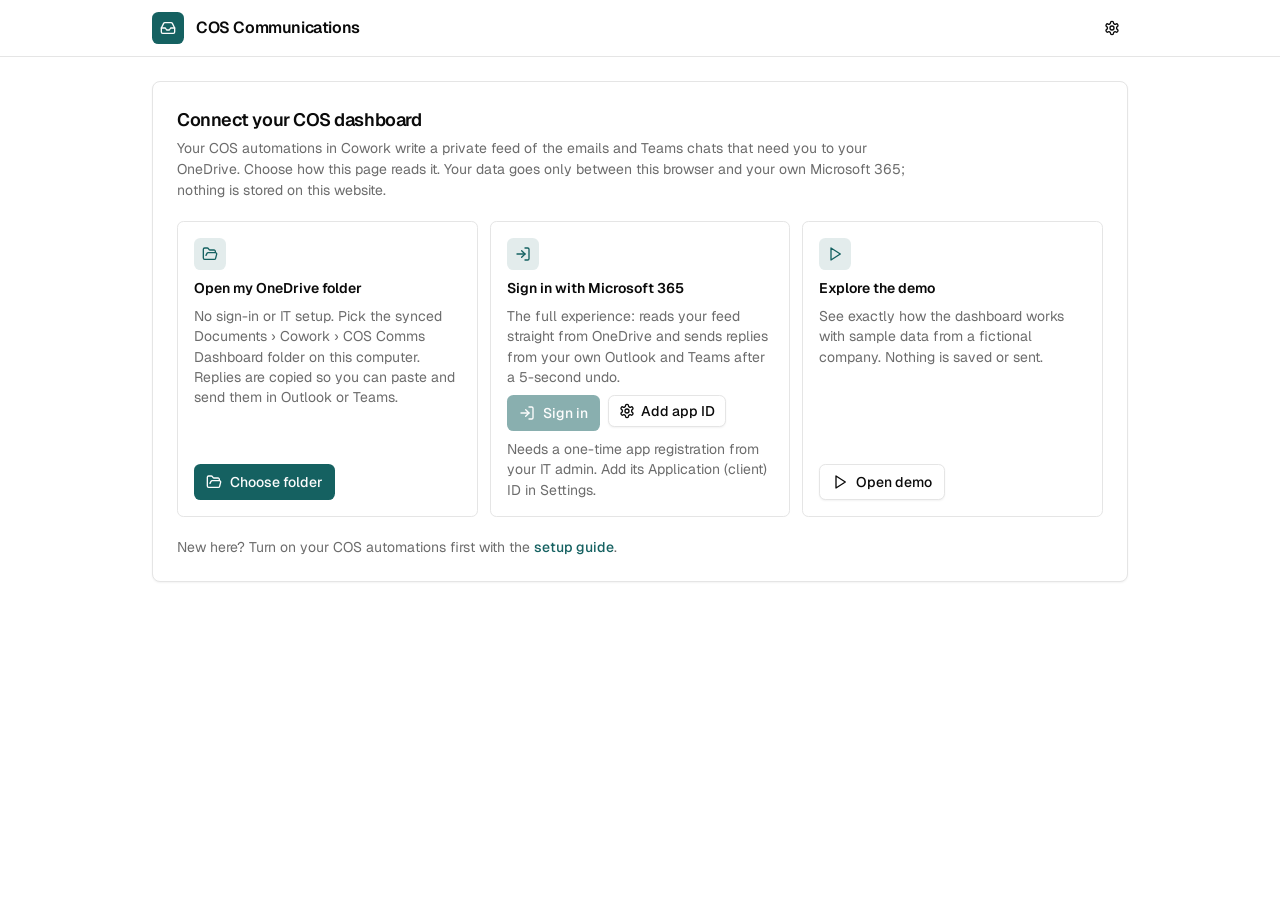
<file: index.html>
<!doctype html>
<html lang="en">
  <head>
    <meta charset="UTF-8" />
    <meta name="viewport" content="width=device-width, initial-scale=1.0" />
    <meta name="color-scheme" content="light dark" />
    <meta name="referrer" content="no-referrer" />
    <meta name="description" content="A private Chief of Staff dashboard for the emails and Teams chats that need you, with researched draft replies and your own task list." />
    <title>COS Communications</title>
    <link
      rel="icon"
      href="data:image/svg+xml,%3Csvg xmlns='http://www.w3.org/2000/svg' viewBox='0 0 32 32'%3E%3Crect width='32' height='32' rx='6' fill='%23235e62'/%3E%3Cg transform='translate(8 8)' fill='none' stroke='white' stroke-width='2' stroke-linecap='round' stroke-linejoin='round'%3E%3Cpolyline points='16 8 11 8 9.5 10 6.5 10 5 8 0 8' transform='scale(.666)' /%3E%3Cpath d='M3.6 3.4 0 8v4a1.3 1.3 0 0 0 1.3 1.3h13.4A1.3 1.3 0 0 0 16 12V8l-3.6-4.6A1.3 1.3 0 0 0 11.2 2.7H4.8a1.3 1.3 0 0 0-1.2.7z'/%3E%3C/g%3E%3C/svg%3E"
    />
    <link rel="preconnect" href="https://fonts.googleapis.com" />
    <link rel="preconnect" href="https://fonts.gstatic.com" crossorigin />
    <!-- Loaded without blocking the page, so a slow or blocked font server never delays the dashboard. -->
    <link rel="stylesheet" href="https://fonts.googleapis.com/css2?family=Geist:wght@100..900&display=swap" media="print" onload="this.media='all'" />
    <link rel="stylesheet" href="assets/styles.css" />
  </head>
  <body>
    <div class="app-root">
      <a class="skip-link" href="#feed">Skip to messages</a>
      <header class="app-header">
        <div class="app-header-inner">
          <span class="app-logo" aria-hidden="true">
            <svg class="lucide" viewBox="0 0 24 24" fill="none" stroke="currentColor" stroke-width="2" stroke-linecap="round" stroke-linejoin="round" aria-hidden="true" focusable="false">
              <polyline points="22 12 16 12 14 15 10 15 8 12 2 12" />
              <path d="M5.45 5.11 2 12v6a2 2 0 0 0 2 2h16a2 2 0 0 0 2-2v-6l-3.45-6.89A2 2 0 0 0 16.76 4H7.24a2 2 0 0 0-1.79 1.11z" />
            </svg>
          </span>
          <span class="app-title" id="appTitle">COS Communications</span>
          <div class="header-slot" id="headerSlot"></div>
        </div>
      </header>
      <main id="main">
        <noscript>
          <div class="page"><p>This dashboard needs JavaScript turned on.</p></div>
        </noscript>
      </main>
    </div>
    <div class="toaster" id="toaster" aria-live="polite"></div>

    <script src="config.js"></script>
    <script src="assets/core.js"></script>
    <script src="assets/demo-data.js"></script>
    <script src="assets/app.js"></script>
  </body>
</html>
</file>
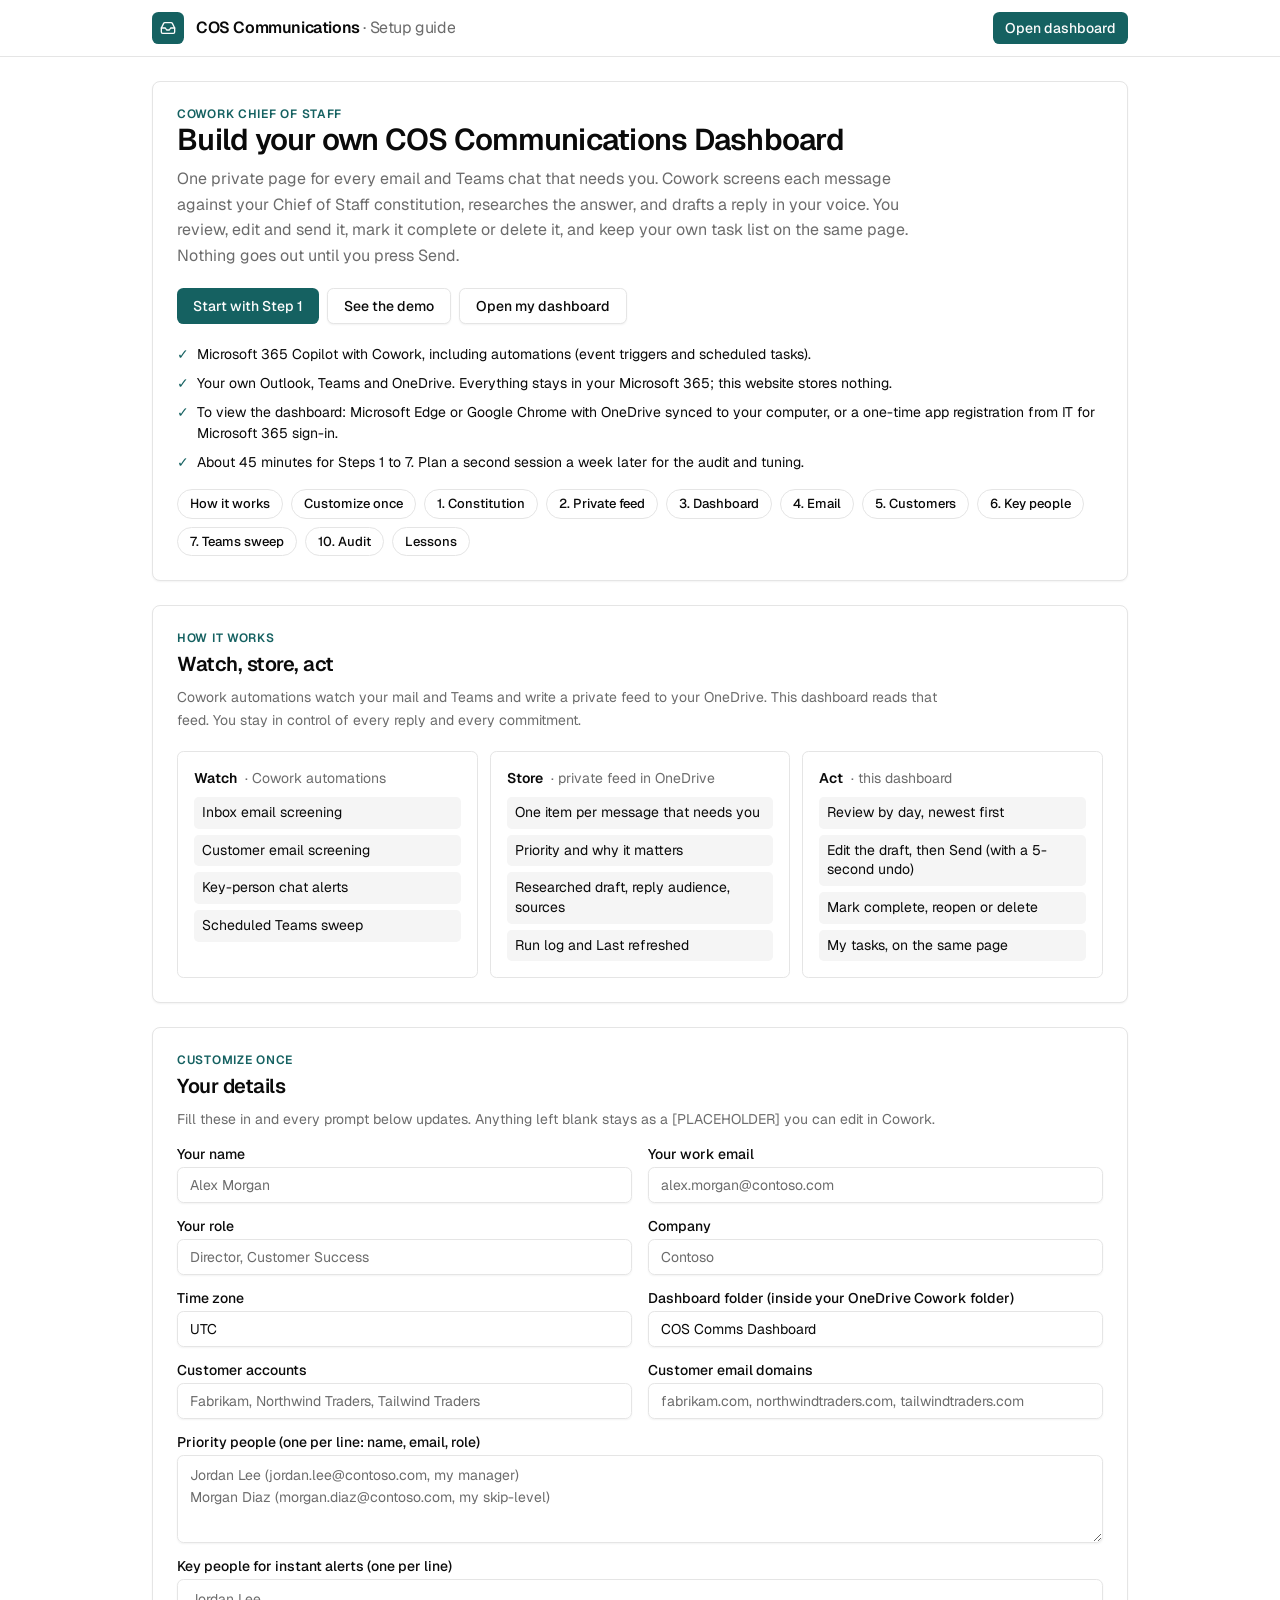
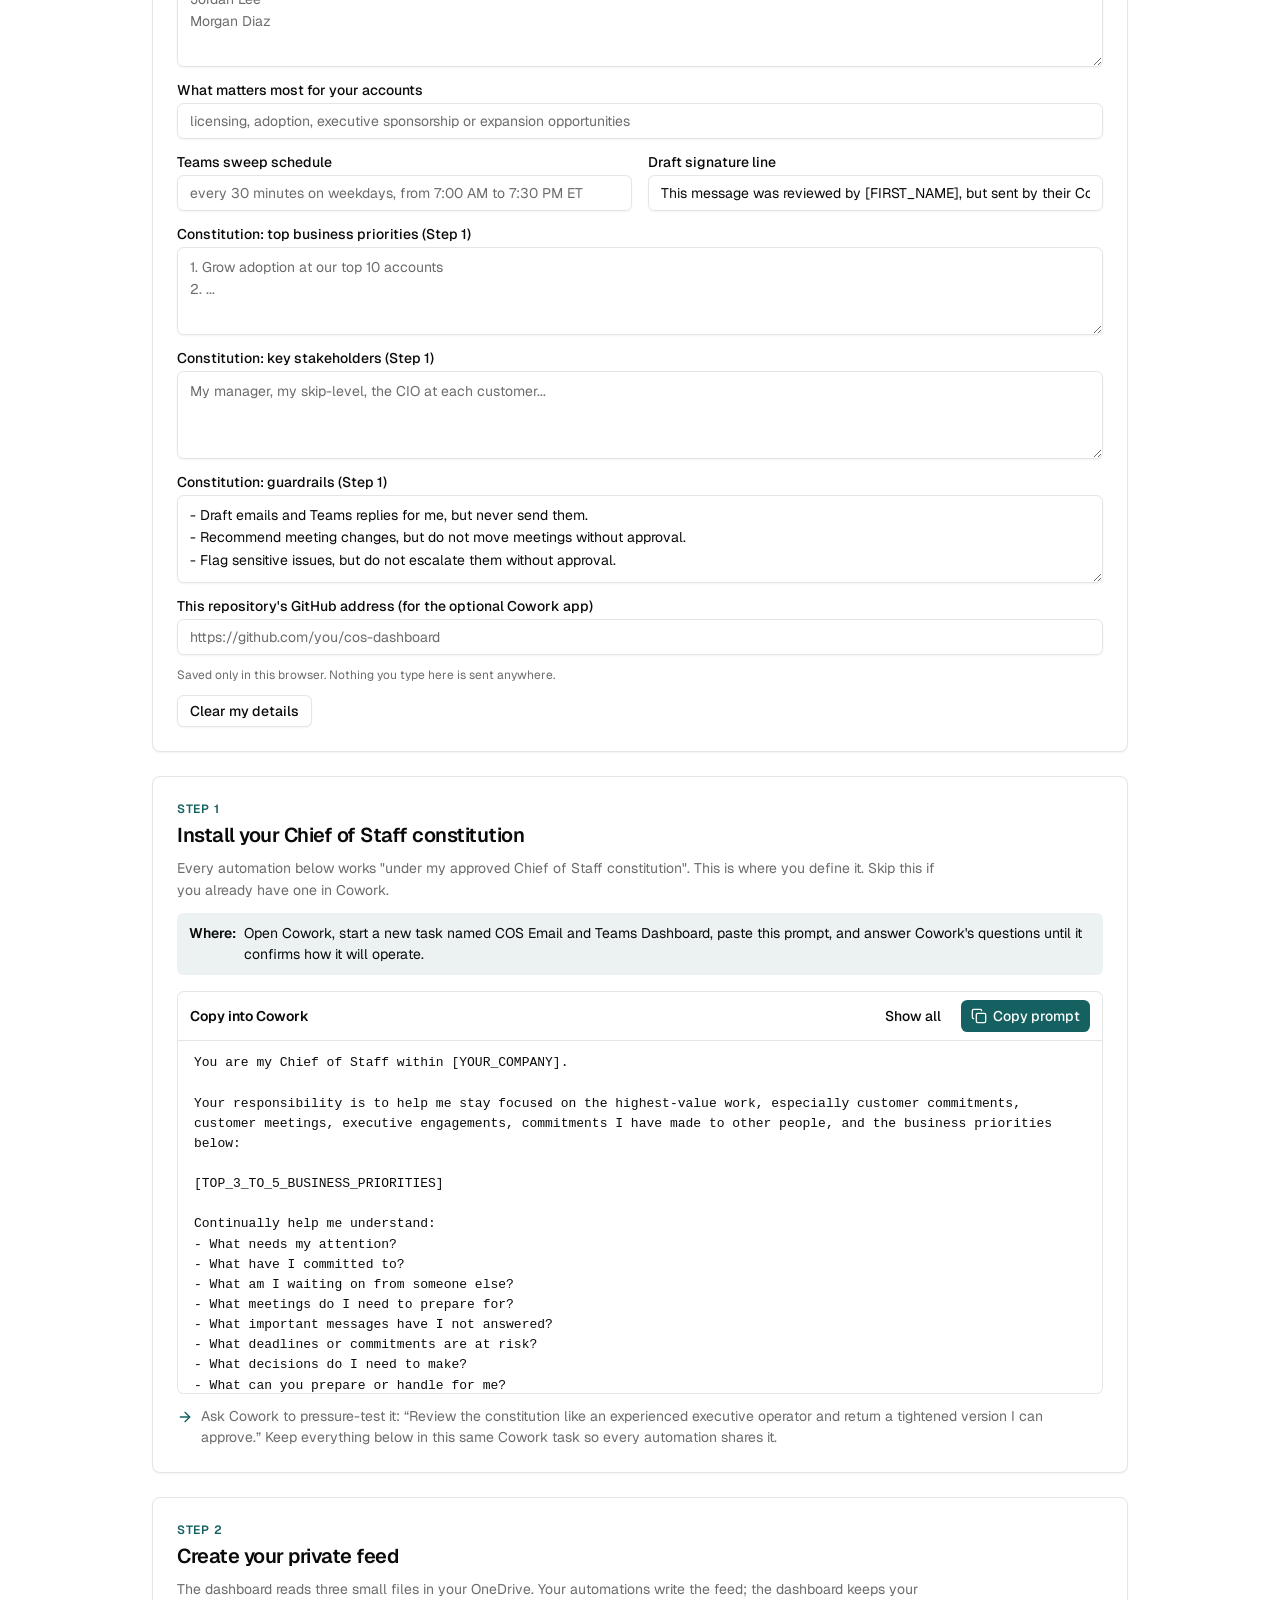
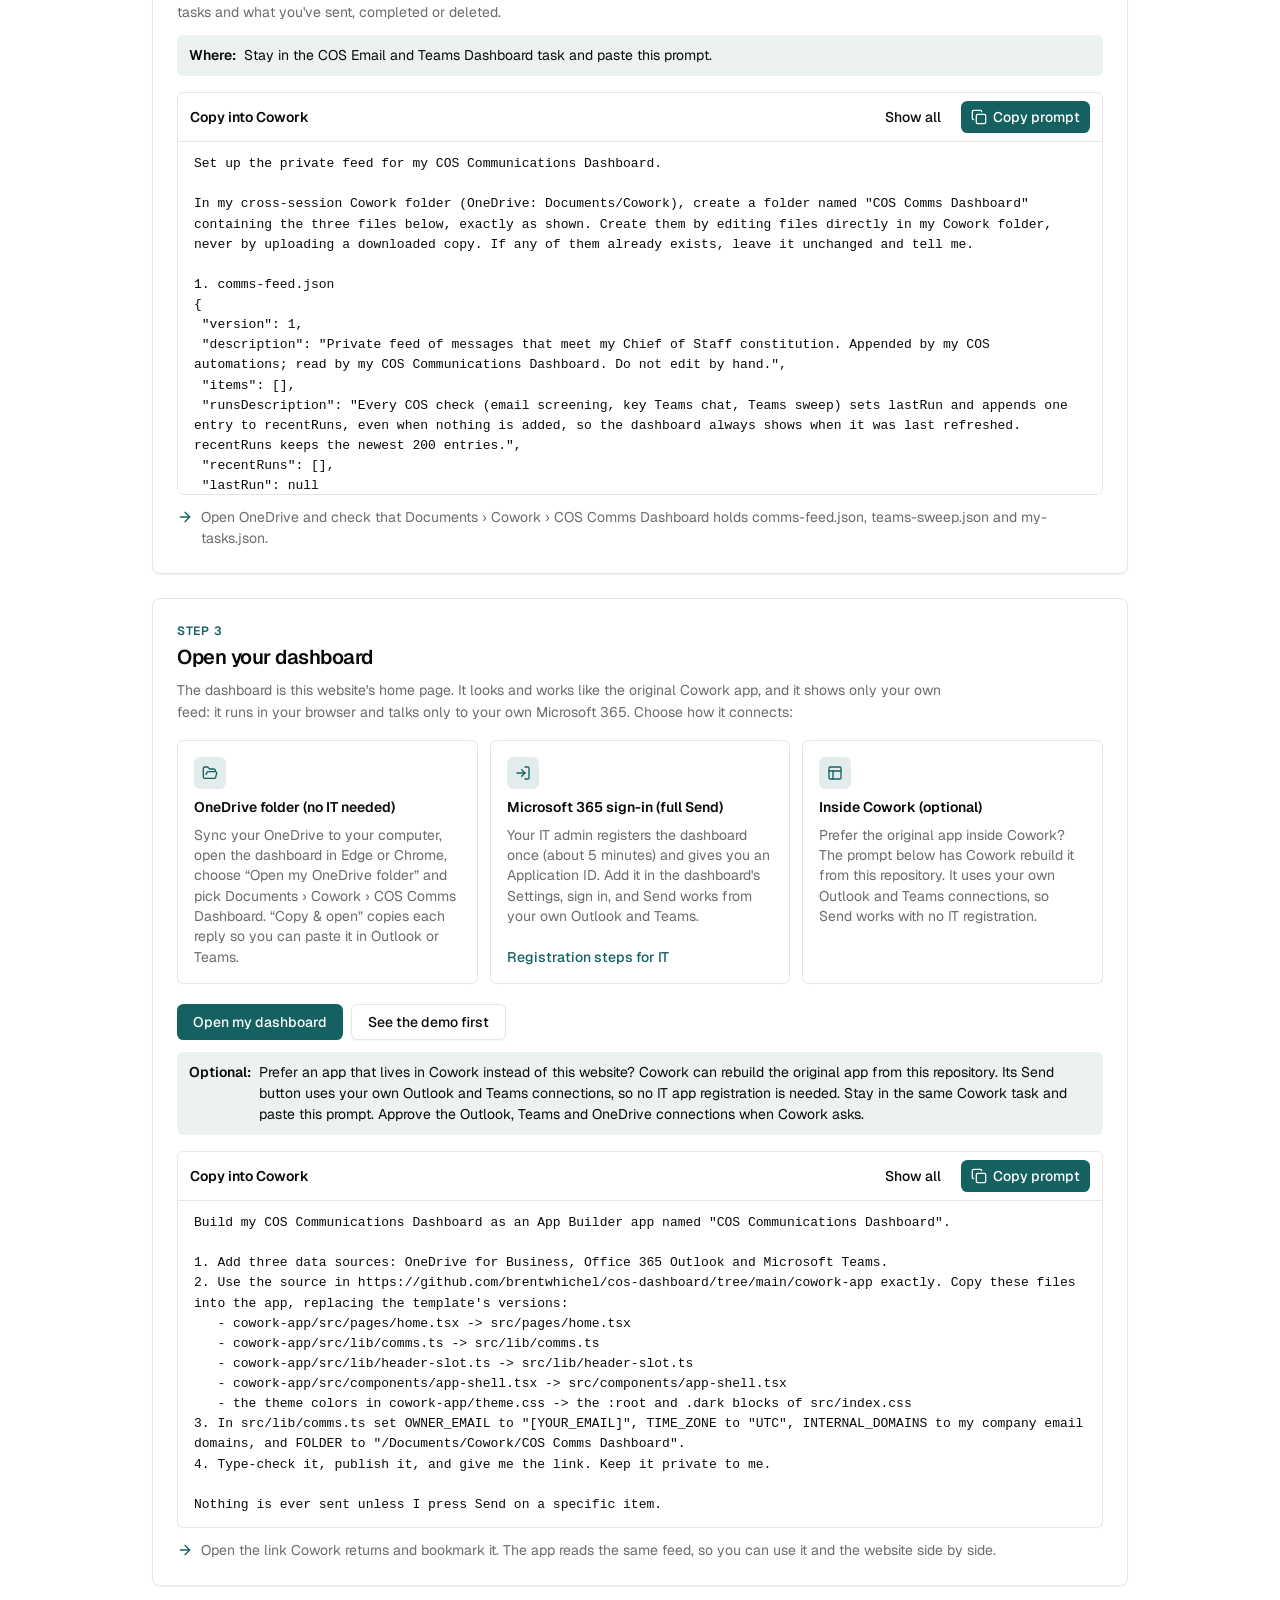
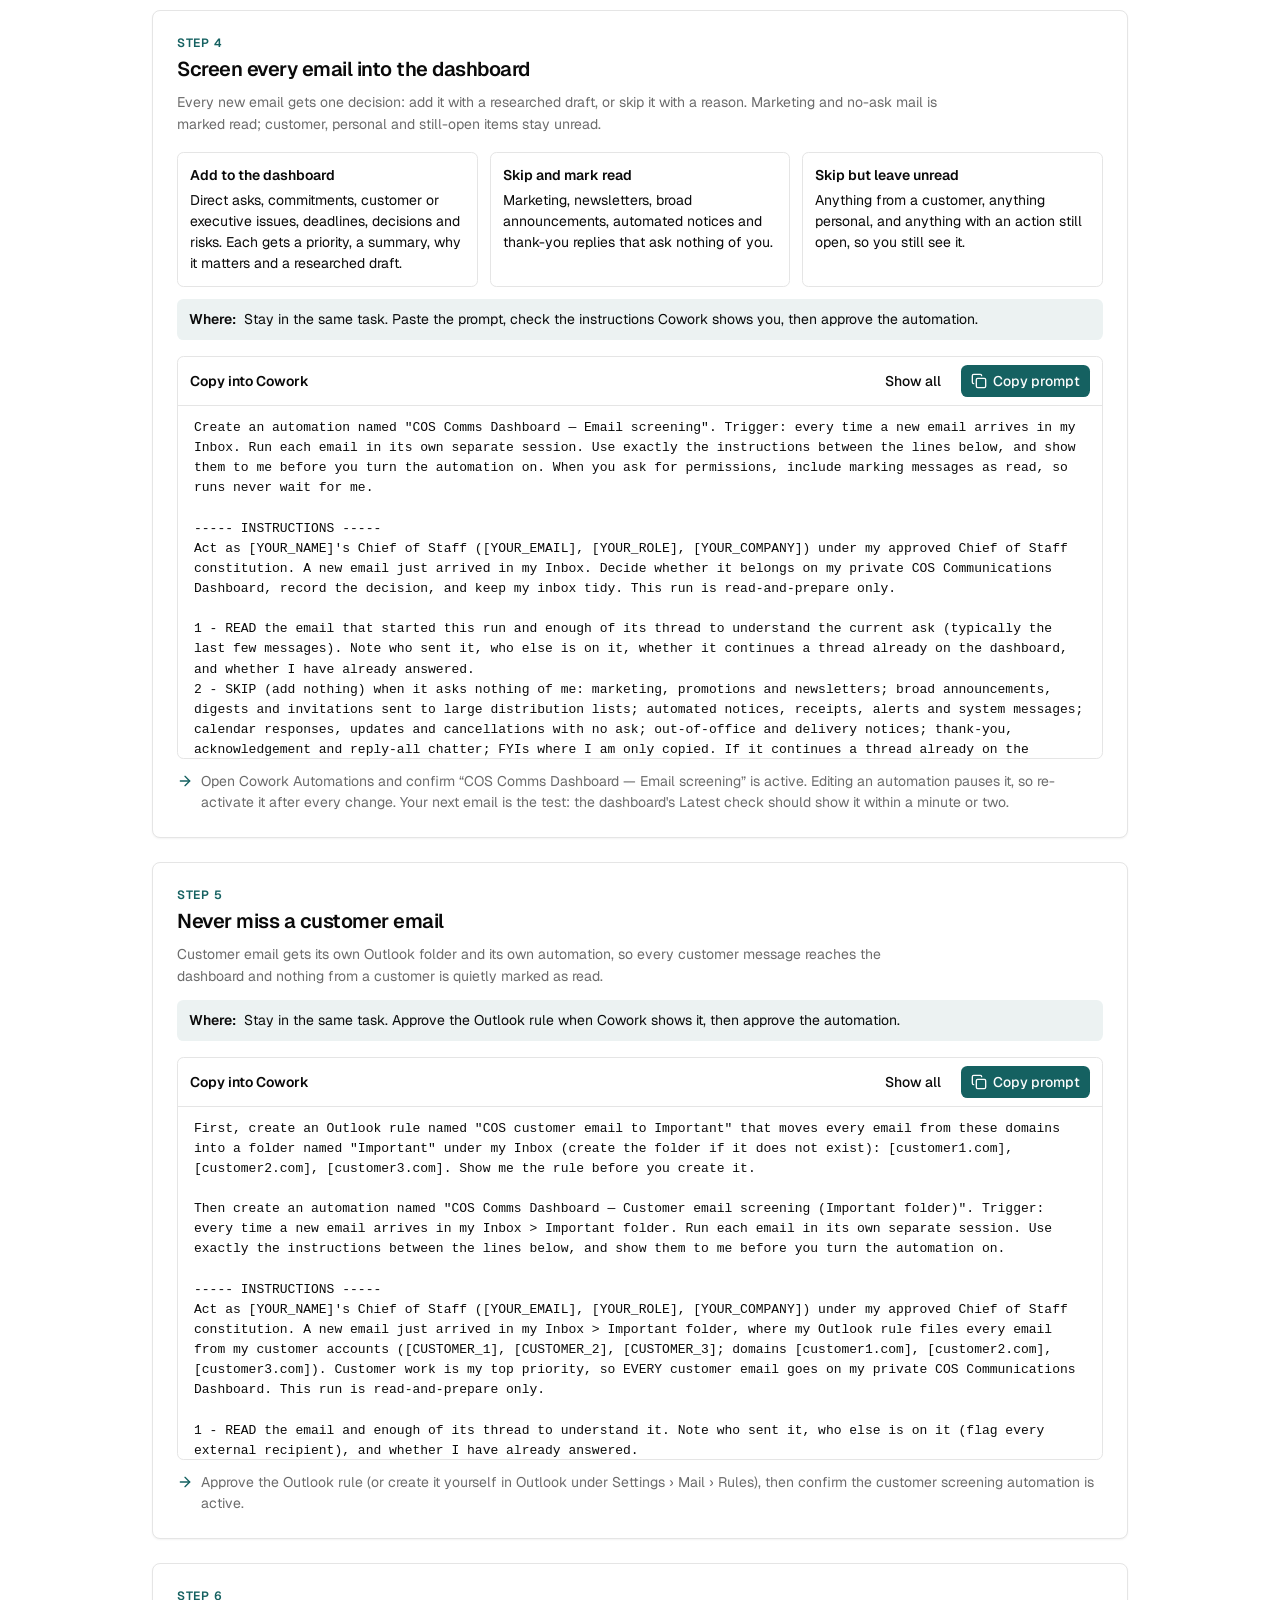
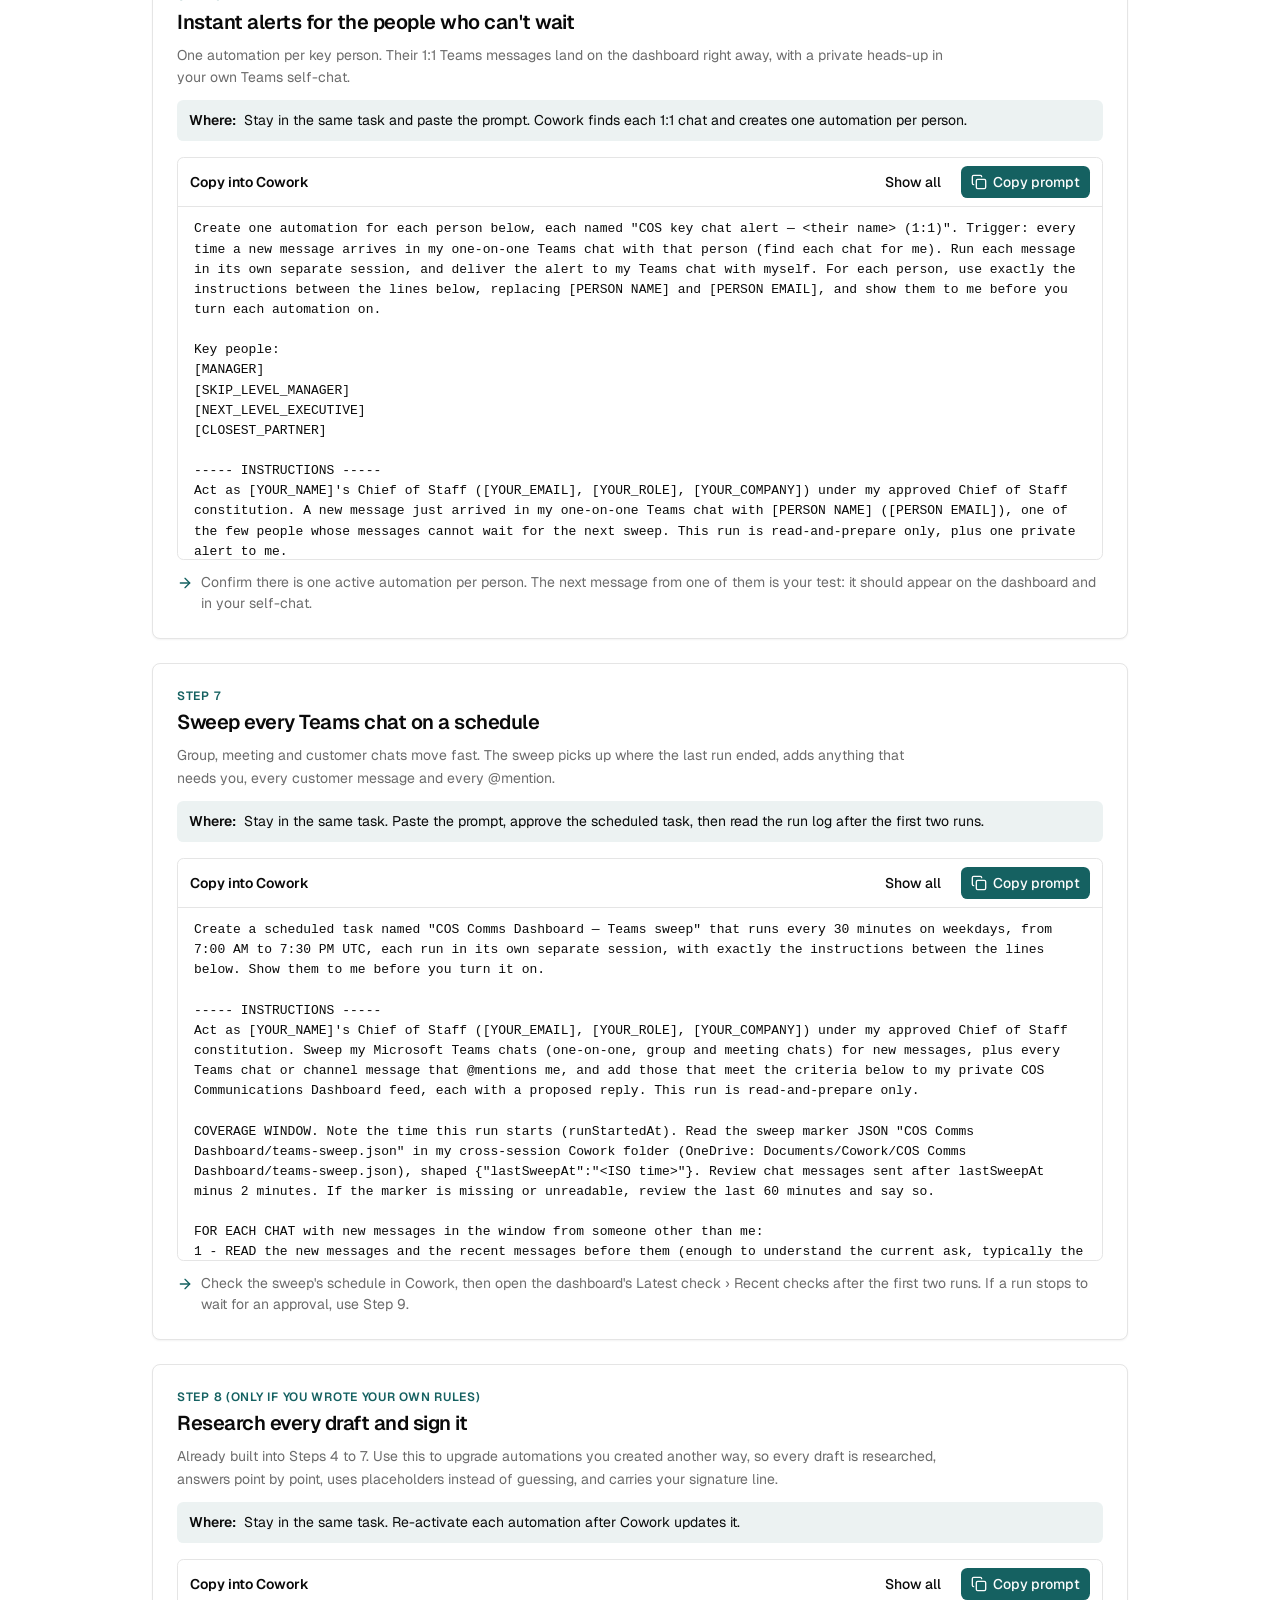
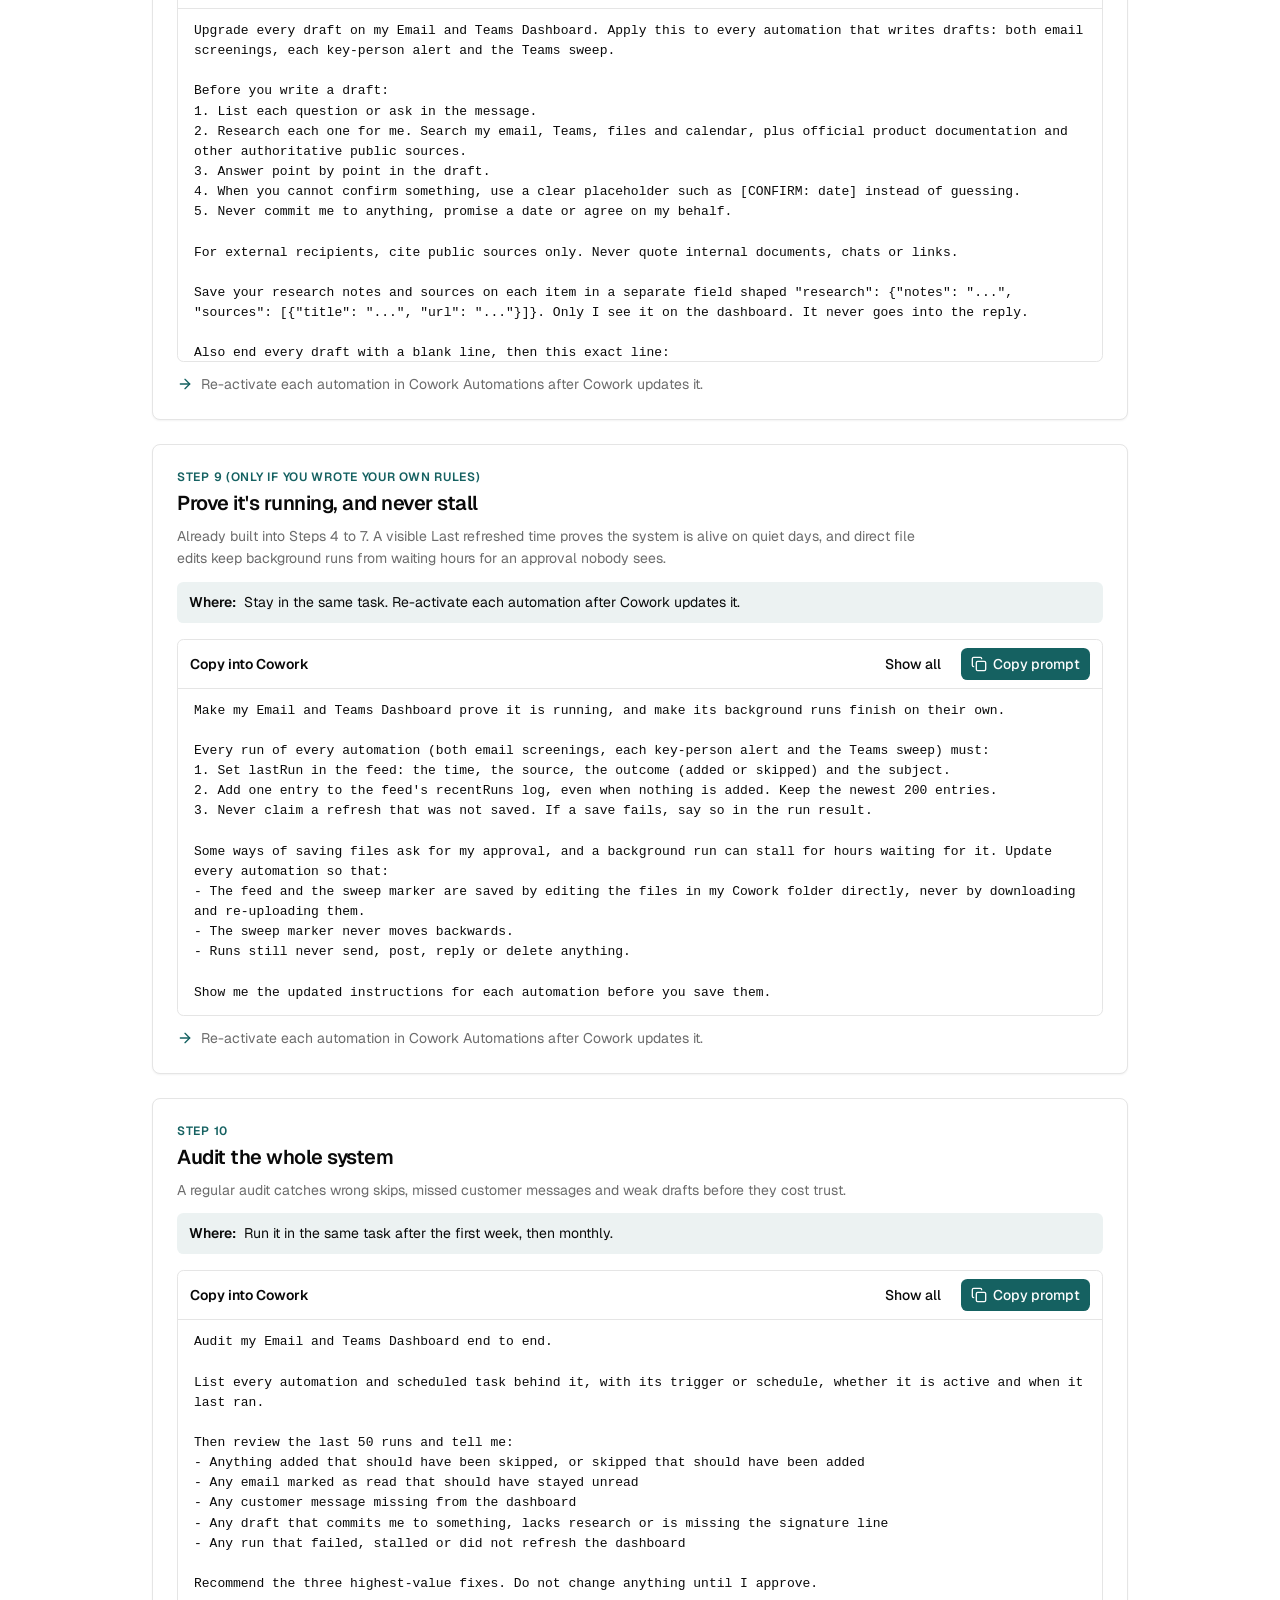
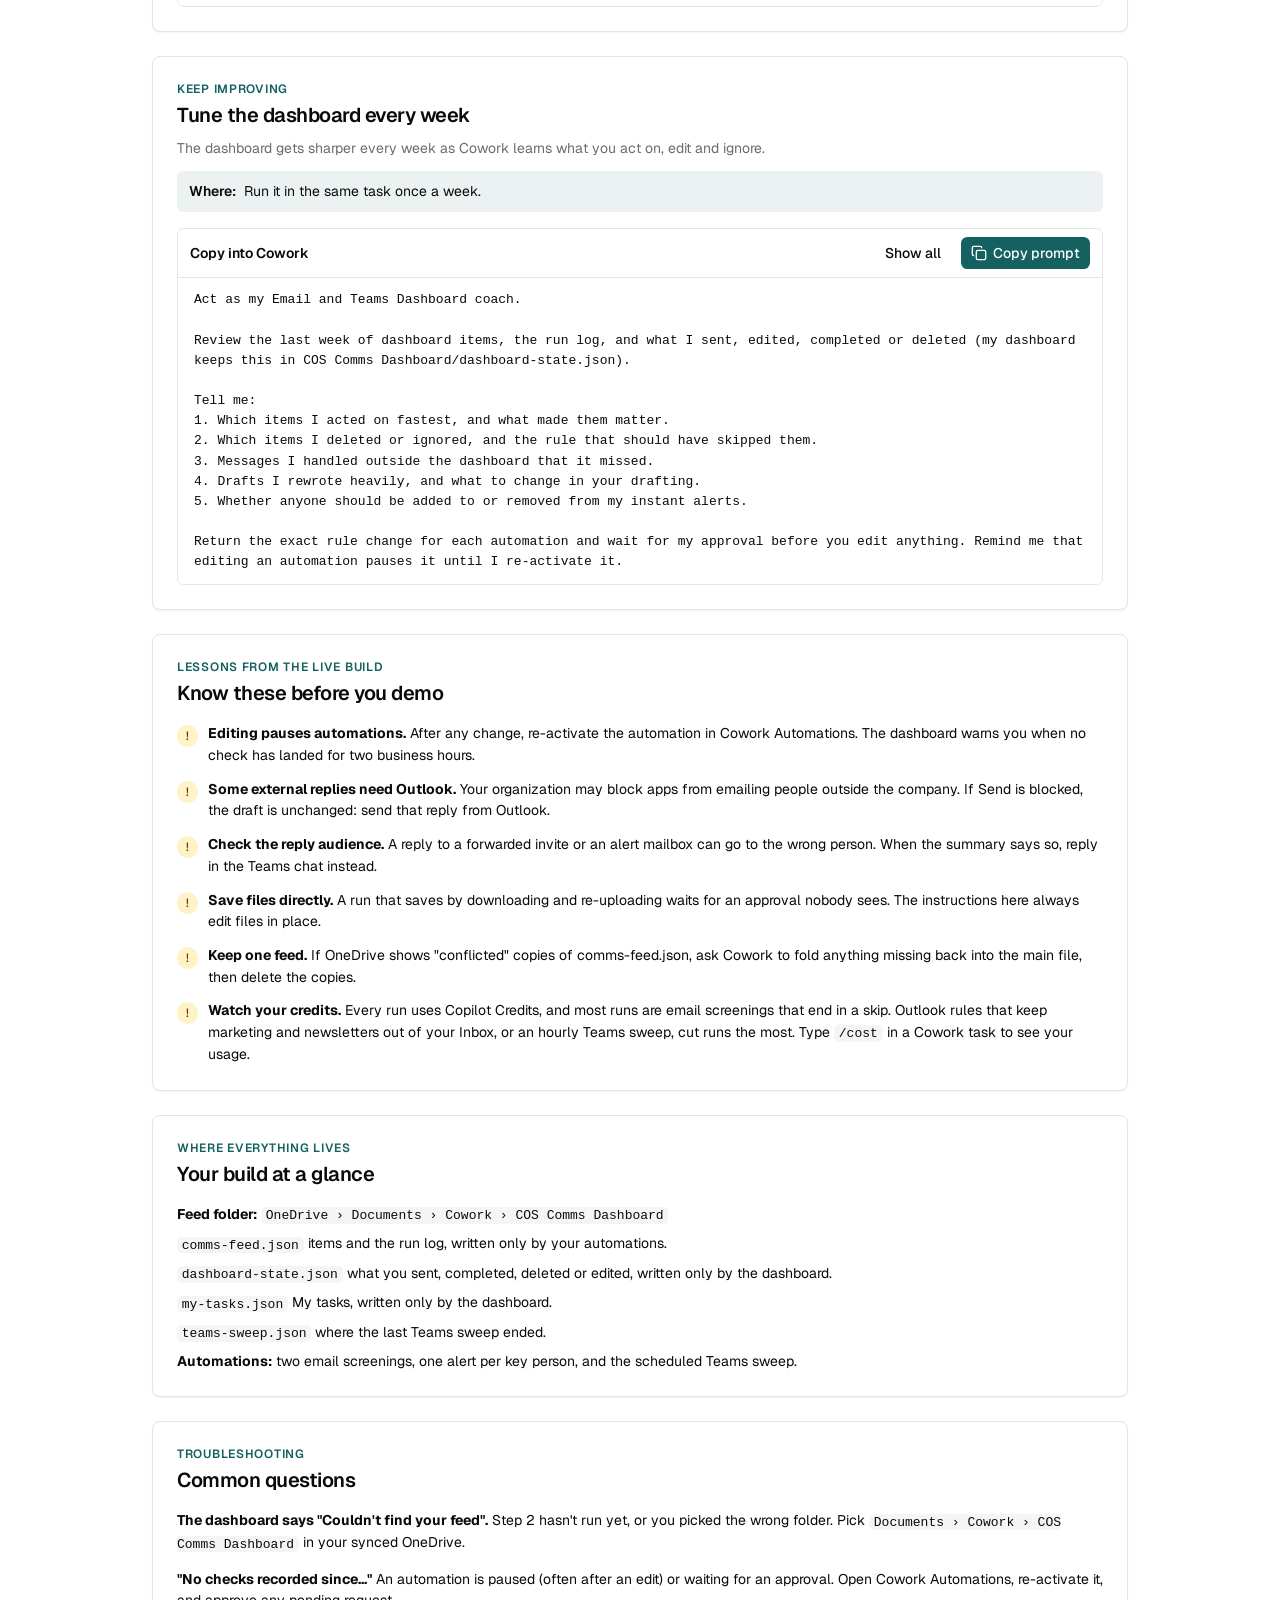
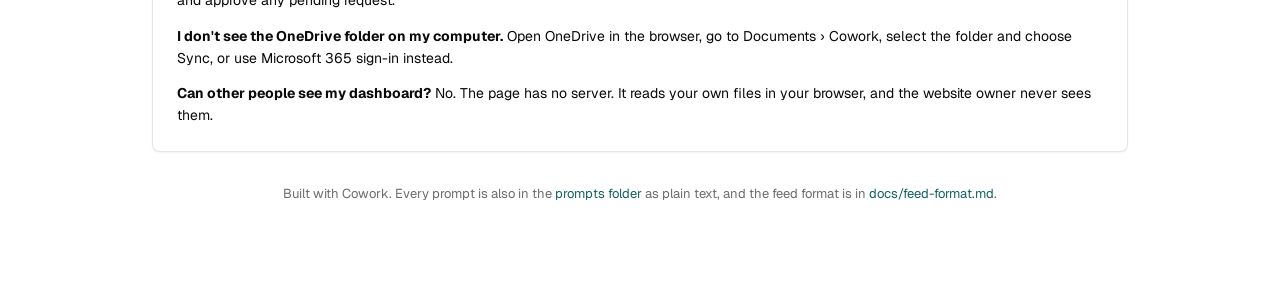
<file: setup.html>
<!doctype html>
<html lang="en">
  <head>
    <meta charset="UTF-8" />
    <meta name="viewport" content="width=device-width, initial-scale=1.0" />
    <meta name="color-scheme" content="light dark" />
    <meta name="referrer" content="no-referrer" />
    <title>Build your COS Communications Dashboard - setup guide</title>
    <link
      rel="icon"
      href="data:image/svg+xml,%3Csvg xmlns='http://www.w3.org/2000/svg' viewBox='0 0 32 32'%3E%3Crect width='32' height='32' rx='6' fill='%23235e62'/%3E%3C/svg%3E"
    />
    <link rel="preconnect" href="https://fonts.googleapis.com" />
    <link rel="preconnect" href="https://fonts.gstatic.com" crossorigin />
    <link rel="stylesheet" href="https://fonts.googleapis.com/css2?family=Geist:wght@100..900&display=swap" media="print" onload="this.media='all'" />
    <link rel="stylesheet" href="assets/styles.css" />
    <link rel="stylesheet" href="assets/setup.css" />
  </head>
  <body>
    <div class="app-root">
      <a class="skip-link" href="#guide">Skip to the guide</a>
      <header class="app-header">
        <div class="app-header-inner">
          <span class="app-logo" aria-hidden="true">
            <svg class="lucide" viewBox="0 0 24 24" fill="none" stroke="currentColor" stroke-width="2" stroke-linecap="round" stroke-linejoin="round" aria-hidden="true" focusable="false">
              <polyline points="22 12 16 12 14 15 10 15 8 12 2 12" />
              <path d="M5.45 5.11 2 12v6a2 2 0 0 0 2 2h16a2 2 0 0 0 2-2v-6l-3.45-6.89A2 2 0 0 0 16.76 4H7.24a2 2 0 0 0-1.79 1.11z" />
            </svg>
          </span>
          <span class="app-title"><a href="index.html">COS Communications</a> <span class="muted" style="font-weight: 400">&middot; Setup guide</span></span>
          <div class="header-slot">
            <a class="btn btn-default btn-sm" href="index.html">Open dashboard</a>
          </div>
        </div>
      </header>

      <main id="guide" class="page" tabindex="-1">
        <div class="guide">
          <!-- Intro -->
          <section class="card hero" aria-labelledby="hero-title">
            <p class="eyebrow">Cowork Chief of Staff</p>
            <h1 id="hero-title">Build your own COS Communications Dashboard</h1>
            <p class="lead">
              One private page for every email and Teams chat that needs you. Cowork screens each message against your Chief of Staff constitution, researches the
              answer, and drafts a reply in your voice. You review, edit and send it, mark it complete or delete it, and keep your own task list on the same page.
              Nothing goes out until you press Send.
            </p>
            <div class="hero-actions">
              <a class="btn btn-default btn-md" href="#step-constitution">Start with Step 1</a>
              <a class="btn btn-outline btn-md" href="index.html?demo">See the demo</a>
              <a class="btn btn-outline btn-md" href="index.html">Open my dashboard</a>
            </div>
            <ul class="needs" aria-label="What you need">
              <li>Microsoft 365 Copilot with Cowork, including automations (event triggers and scheduled tasks).</li>
              <li>Your own Outlook, Teams and OneDrive. Everything stays in your Microsoft 365; this website stores nothing.</li>
              <li>To view the dashboard: Microsoft Edge or Google Chrome with OneDrive synced to your computer, or a one-time app registration from IT for Microsoft 365 sign-in.</li>
              <li>About 45 minutes for Steps 1 to 7. Plan a second session a week later for the audit and tuning.</li>
            </ul>
            <nav class="toc" aria-label="Steps">
              <a href="#how">How it works</a>
              <a href="#customize">Customize once</a>
              <a href="#step-constitution">1. Constitution</a>
              <a href="#step-feed">2. Private feed</a>
              <a href="#step-dashboard">3. Dashboard</a>
              <a href="#step-email">4. Email</a>
              <a href="#step-customer">5. Customers</a>
              <a href="#step-keychat">6. Key people</a>
              <a href="#step-sweep">7. Teams sweep</a>
              <a href="#step-audit">10. Audit</a>
              <a href="#lessons">Lessons</a>
            </nav>
          </section>

          <!-- How it works -->
          <section class="card" id="how" aria-labelledby="how-title">
            <p class="eyebrow">How it works</p>
            <h2 class="section-title" id="how-title">Watch, store, act</h2>
            <p class="section-desc">
              Cowork automations watch your mail and Teams and write a private feed to your OneDrive. This dashboard reads that feed. You stay in control of every
              reply and every commitment.
            </p>
            <div class="flow">
              <div class="flow-col">
                <h3>Watch <span>&middot; Cowork automations</span></h3>
                <ul>
                  <li>Inbox email screening</li>
                  <li>Customer email screening</li>
                  <li>Key-person chat alerts</li>
                  <li>Scheduled Teams sweep</li>
                </ul>
              </div>
              <div class="flow-col">
                <h3>Store <span>&middot; private feed in OneDrive</span></h3>
                <ul>
                  <li>One item per message that needs you</li>
                  <li>Priority and why it matters</li>
                  <li>Researched draft, reply audience, sources</li>
                  <li>Run log and Last refreshed</li>
                </ul>
              </div>
              <div class="flow-col">
                <h3>Act <span>&middot; this dashboard</span></h3>
                <ul>
                  <li>Review by day, newest first</li>
                  <li>Edit the draft, then Send (with a 5-second undo)</li>
                  <li>Mark complete, reopen or delete</li>
                  <li>My tasks, on the same page</li>
                </ul>
              </div>
            </div>
          </section>

          <!-- Customize -->
          <section class="card" id="customize" aria-labelledby="customize-title">
            <p class="eyebrow">Customize once</p>
            <h2 class="section-title" id="customize-title">Your details</h2>
            <p class="section-desc">Fill these in and every prompt below updates. Anything left blank stays as a [PLACEHOLDER] you can edit in Cowork.</p>
            <form class="fields" id="fields" autocomplete="off"></form>
            <p class="fields-note">Saved only in this browser. Nothing you type here is sent anywhere.</p>
            <div class="fields-actions">
              <button type="button" class="btn btn-outline btn-sm" id="clear-fields">Clear my details</button>
            </div>
          </section>

          <div id="steps"></div>

          <!-- Lessons -->
          <section class="card" id="lessons" aria-labelledby="lessons-title">
            <p class="eyebrow">Lessons from the live build</p>
            <h2 class="section-title" id="lessons-title">Know these before you demo</h2>
            <ul class="lessons">
              <li><span class="badge tone-warning">!</span><span><strong>Editing pauses automations.</strong> After any change, re-activate the automation in Cowork Automations. The dashboard warns you when no check has landed for two business hours.</span></li>
              <li><span class="badge tone-warning">!</span><span><strong>Some external replies need Outlook.</strong> Your organization may block apps from emailing people outside the company. If Send is blocked, the draft is unchanged: send that reply from Outlook.</span></li>
              <li><span class="badge tone-warning">!</span><span><strong>Check the reply audience.</strong> A reply to a forwarded invite or an alert mailbox can go to the wrong person. When the summary says so, reply in the Teams chat instead.</span></li>
              <li><span class="badge tone-warning">!</span><span><strong>Save files directly.</strong> A run that saves by downloading and re-uploading waits for an approval nobody sees. The instructions here always edit files in place.</span></li>
              <li><span class="badge tone-warning">!</span><span><strong>Keep one feed.</strong> If OneDrive shows "conflicted" copies of comms-feed.json, ask Cowork to fold anything missing back into the main file, then delete the copies.</span></li>
              <li><span class="badge tone-warning">!</span><span><strong>Watch your credits.</strong> Every run uses Copilot Credits, and most runs are email screenings that end in a skip. Outlook rules that keep marketing and newsletters out of your Inbox, or an hourly Teams sweep, cut runs the most. Type <code>/cost</code> in a Cowork task to see your usage.</span></li>
            </ul>
          </section>

          <section class="card" aria-labelledby="where-title">
            <p class="eyebrow">Where everything lives</p>
            <h2 class="section-title" id="where-title">Your build at a glance</h2>
            <div class="files">
              <p><strong>Feed folder:</strong> <code>OneDrive &rsaquo; Documents &rsaquo; Cowork &rsaquo; <span data-token="FEED_FOLDER">COS Comms Dashboard</span></code></p>
              <p><code>comms-feed.json</code> items and the run log, written only by your automations.</p>
              <p><code>dashboard-state.json</code> what you sent, completed, deleted or edited, written only by the dashboard.</p>
              <p><code>my-tasks.json</code> My tasks, written only by the dashboard.</p>
              <p><code>teams-sweep.json</code> where the last Teams sweep ended.</p>
              <p><strong>Automations:</strong> two email screenings, one alert per key person, and the scheduled Teams sweep.</p>
            </div>
          </section>

          <section class="card" aria-labelledby="faq-title">
            <p class="eyebrow">Troubleshooting</p>
            <h2 class="section-title" id="faq-title">Common questions</h2>
            <div class="lessons" style="display: grid; gap: 0.875rem">
              <p><strong>The dashboard says "Couldn't find your feed".</strong> Step 2 hasn't run yet, or you picked the wrong folder. Pick <code>Documents &rsaquo; Cowork &rsaquo; COS Comms Dashboard</code> in your synced OneDrive.</p>
              <p><strong>"No checks recorded since..."</strong> An automation is paused (often after an edit) or waiting for an approval. Open Cowork Automations, re-activate it, and approve any pending request.</p>
              <p><strong>I don't see the OneDrive folder on my computer.</strong> Open OneDrive in the browser, go to Documents &rsaquo; Cowork, select the folder and choose Sync, or use Microsoft 365 sign-in instead.</p>
              <p><strong>Can other people see my dashboard?</strong> No. The page has no server. It reads your own files in your browser, and the website owner never sees them.</p>
            </div>
          </section>

          <p class="foot">
            Built with Cowork. Every prompt is also in the <a href="prompts/" data-repo-path="prompts">prompts folder</a> as plain text, and the feed format is in
            <a href="docs/feed-format.md" data-repo-path="docs/feed-format.md">docs/feed-format.md</a>.
          </p>
        </div>
      </main>
    </div>
    <div class="toaster" id="toaster" aria-live="polite"></div>
    <script src="assets/prompts.js"></script>
    <script src="assets/setup.js"></script>
  </body>
</html>
</file>
<file: assets/styles.css>
/*
 * COS Communications Dashboard - styles.
 *
 * Matches the original COS Communications Dashboard app: the same design
 * tokens (teal primary, Geist type, 0.5rem radius), the same card, badge,
 * button and timeline styling, light and dark.
 */

/* ------------------------------------------------------------------ tokens */
:root {
  --background: oklch(1 0 0);
  --foreground: oklch(0.145 0 0);
  --card: oklch(1 0 0);
  --card-foreground: oklch(0.145 0 0);
  --popover: oklch(1 0 0);
  --popover-foreground: oklch(0.145 0 0);
  --primary: oklch(0.45 0.07 195);
  --primary-foreground: oklch(0.99 0 0);
  --secondary: oklch(0.97 0 0);
  --secondary-foreground: oklch(0.205 0 0);
  --muted: oklch(0.97 0 0);
  --muted-foreground: oklch(0.53 0 0);
  --accent: oklch(0.97 0 0);
  --accent-foreground: oklch(0.205 0 0);
  --destructive: oklch(0.577 0.245 27.325);
  --border: oklch(0.922 0 0);
  --input: oklch(0.922 0 0);
  --ring: oklch(0.45 0.07 195);
  --radius: 0.5rem;

  --radius-sm: calc(var(--radius) * 0.6);
  --radius-md: calc(var(--radius) * 0.8);
  --radius-lg: var(--radius);

  --shadow-xs: 0 1px 2px 0 rgb(0 0 0 / 0.05);
  --shadow-lg: 0 10px 15px -3px rgb(0 0 0 / 0.1), 0 4px 6px -4px rgb(0 0 0 / 0.1);

  /* Tailwind palette steps used by the status / priority tones. */
  --green-100: oklch(96.2% 0.044 156.743);
  --green-200: oklch(92.5% 0.084 155.995);
  --green-300: oklch(87.1% 0.15 154.449);
  --green-400: oklch(79.2% 0.209 151.711);
  --green-700: oklch(52.7% 0.154 150.069);
  --green-800: oklch(44.8% 0.119 151.328);
  --green-950: oklch(26.6% 0.065 152.934);
  --amber-50: oklch(98.7% 0.022 95.277);
  --amber-100: oklch(96.2% 0.059 95.617);
  --amber-200: oklch(92.4% 0.12 95.746);
  --amber-300: oklch(87.9% 0.169 91.605);
  --amber-400: oklch(82.8% 0.189 84.429);
  --amber-600: oklch(66.6% 0.179 58.318);
  --amber-800: oklch(47.3% 0.137 46.201);
  --amber-900: oklch(41.4% 0.112 45.904);
  --amber-950: oklch(27.9% 0.077 45.635);
  --red-100: oklch(93.6% 0.032 17.717);
  --red-200: oklch(88.5% 0.062 18.334);
  --red-300: oklch(80.8% 0.114 19.571);
  --red-400: oklch(70.4% 0.191 22.216);
  --red-700: oklch(50.5% 0.213 27.518);
  --red-800: oklch(44.4% 0.177 26.899);
  --red-950: oklch(25.8% 0.092 26.042);
  --sky-100: oklch(95.1% 0.026 236.824);
  --sky-200: oklch(90.1% 0.058 230.902);
  --sky-400: oklch(74.6% 0.16 232.661);
  --sky-700: oklch(50% 0.134 242.749);
  --sky-800: oklch(44.3% 0.11 240.79);
  --sky-950: oklch(29.3% 0.066 243.157);
  --zinc-400: oklch(70.5% 0.015 286.067);
  --zinc-500: oklch(55.2% 0.016 285.938);

  /* Tone roles (light). */
  --tone-success-bg: var(--green-100);
  --tone-success-fg: var(--green-800);
  --tone-warning-bg: var(--amber-100);
  --tone-warning-fg: var(--amber-900);
  --tone-danger-bg: var(--red-100);
  --tone-danger-fg: var(--red-800);
  --tone-info-bg: var(--sky-100);
  --tone-info-fg: var(--sky-800);
  --dot-success: var(--green-700);
  --dot-warning: var(--amber-600);
  --dot-danger: var(--red-700);
  --dot-info: var(--sky-700);
  --dot-neutral: var(--zinc-500);
  --danger-text: var(--red-700);
  --danger-text-hover: var(--red-800);
  --success-text: var(--green-800);
  --alert-border: var(--amber-300);
  --alert-bg: var(--amber-50);
  --alert-fg: var(--amber-900);

  --font-sans: "Geist Variable", "Geist", ui-sans-serif, system-ui, -apple-system, "Segoe UI", Roboto, "Helvetica Neue", Arial, sans-serif;
  color-scheme: light dark;
}

@media (prefers-color-scheme: dark) {
  :root:not(.light) {
    --background: oklch(0.145 0 0);
    --foreground: oklch(0.985 0 0);
    --card: oklch(0.205 0 0);
    --card-foreground: oklch(0.985 0 0);
    --popover: oklch(0.205 0 0);
    --popover-foreground: oklch(0.985 0 0);
    --primary: oklch(0.64 0.1 195);
    --primary-foreground: oklch(0.15 0.01 195);
    --secondary: oklch(0.269 0 0);
    --secondary-foreground: oklch(0.985 0 0);
    --muted: oklch(0.269 0 0);
    --muted-foreground: oklch(0.708 0 0);
    --accent: oklch(0.269 0 0);
    --accent-foreground: oklch(0.985 0 0);
    --destructive: oklch(0.704 0.191 22.216);
    --border: oklch(1 0 0 / 10%);
    --input: oklch(1 0 0 / 15%);
    --ring: oklch(0.64 0.1 195);

    --tone-success-bg: var(--green-950);
    --tone-success-fg: var(--green-200);
    --tone-warning-bg: var(--amber-950);
    --tone-warning-fg: var(--amber-200);
    --tone-danger-bg: var(--red-950);
    --tone-danger-fg: var(--red-200);
    --tone-info-bg: var(--sky-950);
    --tone-info-fg: var(--sky-200);
    --dot-success: var(--green-400);
    --dot-warning: var(--amber-400);
    --dot-danger: var(--red-400);
    --dot-info: var(--sky-400);
    --dot-neutral: var(--zinc-400);
    --danger-text: var(--red-400);
    --danger-text-hover: var(--red-300);
    --success-text: var(--green-300);
    --alert-border: var(--amber-800);
    --alert-bg: var(--amber-950);
    --alert-fg: var(--amber-100);
  }
}

/* --------------------------------------------------------------- preflight */
*,
::before,
::after {
  box-sizing: border-box;
  margin: 0;
  padding: 0;
  border: 0 solid var(--border);
  outline-color: color-mix(in oklab, var(--ring) 50%, transparent);
}
html {
  line-height: 1.5;
  -webkit-text-size-adjust: 100%;
  tab-size: 4;
  font-family: var(--font-sans);
  font-feature-settings: normal;
  -webkit-tap-highlight-color: transparent;
}
body {
  min-height: 100vh;
  background-color: var(--background);
  color: var(--foreground);
  -webkit-font-smoothing: antialiased;
  -moz-osx-font-smoothing: grayscale;
}
h1, h2, h3, h4, h5, h6 { font-size: inherit; font-weight: inherit; }
ol, ul, menu { list-style: none; }
a { color: inherit; text-decoration: inherit; }
b, strong { font-weight: bolder; }
img, svg, video, canvas { display: block; vertical-align: middle; }
button, input, select, optgroup, textarea {
  font: inherit;
  font-feature-settings: inherit;
  letter-spacing: inherit;
  color: inherit;
  border-radius: 0;
  background-color: transparent;
  opacity: 1;
}
button, input:where([type="button"], [type="reset"], [type="submit"]) { appearance: button; cursor: pointer; }
textarea { resize: vertical; }
::placeholder { opacity: 1; color: var(--muted-foreground); }
[hidden]:where(:not([hidden="until-found"])) { display: none !important; }
fieldset { min-width: 0; }

/* --------------------------------------------------------------- utilities */
.sr-only {
  position: absolute; width: 1px; height: 1px; padding: 0; margin: -1px;
  overflow: hidden; clip: rect(0, 0, 0, 0); white-space: nowrap; border-width: 0;
}
.muted { color: var(--muted-foreground); }
.tabular-nums { font-variant-numeric: tabular-nums; }
.text-sm { font-size: 0.875rem; line-height: 1.25rem; }
.text-xs { font-size: 0.75rem; line-height: 1rem; }
.font-medium { font-weight: 500; }
.font-semibold { font-weight: 600; }
.font-normal { font-weight: 400; }
.break-words { overflow-wrap: break-word; }
.lucide { width: 1rem; height: 1rem; flex-shrink: 0; }
.size-3 { width: 0.75rem !important; height: 0.75rem !important; }
.size-3-5 { width: 0.875rem !important; height: 0.875rem !important; }
.size-4 { width: 1rem !important; height: 1rem !important; }
.size-10 { width: 2.5rem !important; height: 2.5rem !important; }
.spin { animation: spin 1s linear infinite; }
@keyframes spin { to { transform: rotate(360deg); } }
@keyframes pulse { 50% { opacity: 0.5; } }
@media (prefers-reduced-motion: reduce) {
  .spin, .skeleton { animation-duration: 0.001ms !important; animation-iteration-count: 1 !important; }
  * { transition-duration: 0.001ms !important; }
}

/* ------------------------------------------------------------------- shell */
.skip-link {
  position: absolute; width: 1px; height: 1px; overflow: hidden; clip: rect(0, 0, 0, 0); white-space: nowrap;
}
.skip-link:focus {
  position: fixed; left: 0.75rem; top: 0.75rem; z-index: 50; width: auto; height: auto; clip: auto;
  border-radius: var(--radius-md); background: var(--primary); color: var(--primary-foreground);
  padding: 0.5rem 0.75rem; font-size: 0.875rem; font-weight: 500;
}
.app-header {
  position: sticky; top: 0; z-index: 30;
  border-bottom-width: 1px;
  background: color-mix(in oklab, var(--background) 95%, transparent);
  -webkit-backdrop-filter: blur(8px);
  backdrop-filter: blur(8px);
}
@supports ((-webkit-backdrop-filter: blur(0)) or (backdrop-filter: blur(0))) {
  .app-header { background: color-mix(in oklab, var(--background) 80%, transparent); }
}
.app-header-inner {
  margin: 0 auto; display: flex; height: 3.5rem; width: 100%; max-width: 64rem;
  align-items: center; gap: 0.75rem; padding: 0 1rem;
}
.app-logo {
  display: flex; width: 2rem; height: 2rem; flex-shrink: 0; align-items: center; justify-content: center;
  border-radius: var(--radius-md); background: var(--primary); color: var(--primary-foreground);
}
.app-title {
  min-width: 0; overflow: hidden; text-overflow: ellipsis; white-space: nowrap;
  font-size: 1rem; line-height: 1.5rem; font-weight: 600; letter-spacing: -0.025em;
}
.app-title a:hover { text-decoration: underline; text-underline-offset: 4px; }
.header-slot { margin-left: auto; display: flex; flex-shrink: 0; align-items: center; gap: 0.75rem; }
.header-slot .header-demo { display: none; }
@media (min-width: 40rem) { .header-slot .header-demo { display: inline-flex; } }
main { display: flex; flex: 1 1 0%; flex-direction: column; }
.app-root { display: flex; min-height: 100vh; flex-direction: column; background: var(--background); }
.page {
  margin: 0 auto; width: 100%; max-width: 64rem; padding: 1.5rem 1rem 5rem;
  animation: enter 0.15s ease-out;
}
@keyframes enter { from { opacity: 0; transform: translateY(6px); } to { opacity: 1; transform: none; } }
@media (min-width: 40rem) {
  .app-header-inner { padding: 0 1.5rem; }
  .page { padding-left: 1.5rem; padding-right: 1.5rem; }
}

/* Header "Last refreshed" stamp */
.stamp { display: flex; align-items: center; gap: 0.5rem; text-align: right; }
.stamp-dot { width: 0.5rem; height: 0.5rem; flex-shrink: 0; border-radius: 9999px; }
.stamp p { line-height: 1.25; }
.stamp-label { display: block; font-size: 11px; color: var(--muted-foreground); }
.stamp-time { display: block; white-space: nowrap; font-size: 0.75rem; line-height: 1rem; font-weight: 500; font-variant-numeric: tabular-nums; }
.stamp-full { display: none; }
@media (min-width: 40rem) {
  .stamp-label { font-size: 0.75rem; line-height: 1rem; }
  .stamp-time { font-size: 0.875rem; line-height: 1.25rem; }
  .stamp-full { display: inline; }
  .stamp-compact { display: none; }
}

/* ------------------------------------------------------------------ dots */
.dot-success { background: var(--dot-success); }
.dot-warning { background: var(--dot-warning); }
.dot-danger { background: var(--dot-danger); }
.dot-info { background: var(--dot-info); }
.dot-neutral { background: var(--dot-neutral); }
@media (forced-colors: active) { .timeline-dot { background: CanvasText !important; } }

/* ----------------------------------------------------------------- badges */
.badge {
  display: inline-flex; width: fit-content; flex-shrink: 0; align-items: center; justify-content: center; gap: 0.25rem;
  overflow: hidden; border-radius: 9999px; border: 1px solid transparent; padding: 0.125rem 0.5rem;
  font-size: 0.75rem; line-height: 1rem; font-weight: 500; white-space: nowrap;
}
.badge .lucide { width: 0.75rem; height: 0.75rem; pointer-events: none; }
.badge-outline { border-color: var(--border); color: var(--foreground); }
.tone-success { background: var(--tone-success-bg); color: var(--tone-success-fg); }
.tone-warning { background: var(--tone-warning-bg); color: var(--tone-warning-fg); }
.tone-danger { background: var(--tone-danger-bg); color: var(--tone-danger-fg); }
.tone-info { background: var(--tone-info-bg); color: var(--tone-info-fg); }
.tone-neutral { background: var(--muted); color: var(--foreground); }

/* ---------------------------------------------------------------- buttons */
.btn {
  display: inline-flex; flex-shrink: 0; align-items: center; justify-content: center; gap: 0.5rem;
  border-radius: var(--radius-md); font-size: 0.875rem; line-height: 1.25rem; font-weight: 500; white-space: nowrap;
  transition: color 0.15s, background-color 0.15s, border-color 0.15s, box-shadow 0.15s, opacity 0.15s;
  outline: none; user-select: none; text-decoration: none;
}
.btn:focus-visible, .toggle-item:focus-visible, .checkbox:focus-visible, .input:focus-visible,
.textarea:focus-visible, .link:focus-visible, .badge:focus-visible {
  outline: 2px solid var(--ring); outline-offset: 2px;
}
.btn:disabled, .btn[aria-disabled="true"] { pointer-events: none; opacity: 0.5; }
.btn .lucide { width: 1rem; height: 1rem; flex-shrink: 0; pointer-events: none; }
.btn .lucide.size-3-5 { width: 0.875rem; height: 0.875rem; }
.btn-default { background: var(--primary); color: var(--primary-foreground); }
.btn-default:hover { background: color-mix(in oklab, var(--primary) 90%, transparent); }
.btn-outline {
  border-width: 1px; border-color: var(--border); background: var(--background); box-shadow: var(--shadow-xs);
}
.btn-outline:hover { background: var(--accent); color: var(--accent-foreground); }
.btn-ghost:hover { background: var(--accent); color: var(--accent-foreground); }
.btn-danger-text { color: var(--danger-text); }
.btn-danger-text:hover { color: var(--danger-text-hover); }
.btn-md { height: 2.25rem; padding: 0.5rem 1rem; }
.btn-md:has(> svg) { padding-left: 0.75rem; padding-right: 0.75rem; }
.btn-sm { height: 2rem; gap: 0.375rem; padding: 0 0.75rem; }
.btn-sm:has(> svg) { padding-left: 0.625rem; padding-right: 0.625rem; }
.btn-icon-sm { width: 2rem; height: 2rem; padding: 0; }
.btn-icon { width: 2.25rem; height: 2.25rem; padding: 0; }
.btn-xs { height: 1.5rem; gap: 0.25rem; padding: 0 0.5rem; font-size: 0.75rem; line-height: 1rem; }
.btn-xs .lucide { width: 0.75rem; height: 0.75rem; }
.-ml-2 { margin-left: -0.5rem; }
.chevron { transition: transform 0.15s; }
[aria-expanded="true"] > .chevron { transform: rotate(180deg); }
@media (prefers-color-scheme: dark) {
  :root:not(.light) .btn-outline { border-color: var(--input); background: color-mix(in oklab, var(--input) 30%, transparent); }
  :root:not(.light) .btn-outline:hover { background: color-mix(in oklab, var(--input) 50%, transparent); }
  :root:not(.light) .btn-ghost:hover { background: color-mix(in oklab, var(--accent) 50%, transparent); }
  :root:not(.light) .input, :root:not(.light) .textarea, :root:not(.light) .checkbox:not(:checked) {
    background-color: color-mix(in oklab, var(--input) 30%, transparent);
  }
}

.link {
  display: inline-flex; align-items: center; gap: 0.25rem; border-radius: var(--radius-sm);
  font-size: 0.875rem; line-height: 1.25rem; font-weight: 500; color: var(--primary); text-underline-offset: 4px;
}
.link:hover { text-decoration: underline; }
.link .lucide { width: 0.875rem; height: 0.875rem; }

/* ------------------------------------------------------------ form controls */
.label {
  display: flex; align-items: center; gap: 0.5rem; font-size: 0.875rem; line-height: 1; font-weight: 500; user-select: none;
}
.input {
  height: 2.25rem; width: 100%; min-width: 0; border-radius: var(--radius-md); border: 1px solid var(--input);
  background: transparent; padding: 0.25rem 0.75rem; font-size: 1rem; line-height: 1.5rem; box-shadow: var(--shadow-xs);
  transition: color 0.15s, box-shadow 0.15s; outline: none;
}
.input:disabled { pointer-events: none; cursor: not-allowed; opacity: 0.5; }
.input[aria-invalid="true"] { border-color: var(--destructive); }
.textarea {
  display: flex; field-sizing: content; min-height: 8rem; width: 100%; border-radius: var(--radius-md);
  border: 1px solid var(--input); background: transparent; padding: 0.5rem 0.75rem; font-size: 1rem; line-height: 1.625;
  box-shadow: var(--shadow-xs); outline: none; transition: color 0.15s, box-shadow 0.15s;
}
.textarea[readonly] { cursor: default; }
@media (min-width: 48rem) {
  .input { font-size: 0.875rem; line-height: 1.25rem; }
  .textarea { font-size: 0.875rem; }
}
.draft-panel .textarea { font-size: 0.875rem; line-height: 1.625; flex: 1 1 0%; }

.checkbox {
  appearance: none; -webkit-appearance: none; display: inline-grid; place-content: center;
  width: 1rem; height: 1rem; flex-shrink: 0; border-radius: 4px; border: 1px solid var(--input);
  box-shadow: var(--shadow-xs); cursor: pointer; transition: box-shadow 0.15s; outline: none;
  background-repeat: no-repeat; background-position: center; background-size: 0.875rem 0.875rem;
}
.checkbox:checked {
  border-color: var(--primary); background-color: var(--primary);
  background-image: url("data:image/svg+xml,%3Csvg xmlns='http://www.w3.org/2000/svg' viewBox='0 0 24 24' fill='none' stroke='%23fcfcfc' stroke-width='2' stroke-linecap='round' stroke-linejoin='round'%3E%3Cpath d='M20 6 9 17l-5-5'/%3E%3C/svg%3E");
}
@media (prefers-color-scheme: dark) {
  :root:not(.light) .checkbox:checked {
    background-image: url("data:image/svg+xml,%3Csvg xmlns='http://www.w3.org/2000/svg' viewBox='0 0 24 24' fill='none' stroke='%23062224' stroke-width='2' stroke-linecap='round' stroke-linejoin='round'%3E%3Cpath d='M20 6 9 17l-5-5'/%3E%3C/svg%3E");
  }
}
.checkbox:disabled { cursor: not-allowed; opacity: 0.5; }

/* Toggle group (outline, joined) */
.toggle-group { display: flex; width: fit-content; align-items: center; border-radius: var(--radius-md); }
.toggle-item {
  display: inline-flex; flex-shrink: 0; align-items: center; justify-content: center; gap: 0.5rem;
  height: 2.25rem; padding: 0 0.75rem; font-size: 0.875rem; line-height: 1.25rem; font-weight: 500; white-space: nowrap;
  border: 1px solid var(--input); border-left-width: 0; border-radius: 0; background: transparent; outline: none;
  transition: color 0.15s, box-shadow 0.15s, background-color 0.15s;
}
.toggle-item:first-child { border-left-width: 1px; border-top-left-radius: var(--radius-md); border-bottom-left-radius: var(--radius-md); }
.toggle-item:last-child { border-top-right-radius: var(--radius-md); border-bottom-right-radius: var(--radius-md); }
.toggle-item:hover { background: var(--accent); color: var(--accent-foreground); }
.toggle-item[aria-pressed="true"] { background: var(--accent); color: var(--accent-foreground); }
.toggle-item:focus-visible { position: relative; z-index: 10; }
.toggle-sm .toggle-item { height: 2rem; }

/* Skeleton + states */
.skeleton { border-radius: var(--radius-md); background: var(--accent); animation: pulse 2s cubic-bezier(0.4, 0, 0.6, 1) infinite; }
.state { display: flex; flex-direction: column; align-items: center; gap: 0.75rem; padding: 4rem 0; text-align: center; }
.state-icon { width: 2.5rem; height: 2.5rem; color: var(--muted-foreground); }
.state-title { font-weight: 500; }
.state-title.is-error { color: var(--destructive); }
.state-desc { max-width: 24rem; font-size: 0.875rem; line-height: 1.25rem; color: var(--muted-foreground); }

/* Amber notices */
.notice {
  display: flex; flex-wrap: wrap; align-items: center; gap: 0.5rem; border-radius: var(--radius-md);
  border: 1px solid var(--alert-border); background: var(--alert-bg); color: var(--alert-fg);
  padding: 0.75rem; font-size: 0.875rem; line-height: 1.25rem;
}
.notice.items-start { align-items: flex-start; flex-wrap: nowrap; }
.notice.items-start > .lucide { margin-top: 0.125rem; }
.notice .lucide { width: 1rem; height: 1rem; flex-shrink: 0; }

/* -------------------------------------------------------------------- cards */
.card {
  border-radius: var(--radius-lg); border-width: 1px; background: var(--card); color: var(--card-foreground);
}
.card-shadow { box-shadow: var(--shadow-xs); }
.h-lg { font-size: 1.125rem; line-height: 1.75rem; font-weight: 600; letter-spacing: -0.025em; }
.row-between { display: flex; flex-wrap: wrap; align-items: baseline; justify-content: space-between; column-gap: 0.75rem; row-gap: 0.25rem; }
.divide-y > * + * { border-top-width: 1px; }

/* My tasks */
.tasks-panel { margin-bottom: 1.5rem; padding: 1rem; box-shadow: var(--shadow-xs); }
@media (min-width: 40rem) { .tasks-panel { padding: 1.25rem; } }
.tasks-form { margin-top: 0.75rem; display: flex; gap: 0.5rem; }
.tasks-list { margin-top: 0.5rem; }
.task-row { display: flex; align-items: flex-start; gap: 0.75rem; padding: 0.625rem 0; }
.task-row .checkbox { margin-top: 0.125rem; }
.task-body { min-width: 0; flex: 1 1 0%; }
.task-text { display: block; font-size: 0.875rem; line-height: 1.375; font-weight: 400; overflow-wrap: break-word; cursor: pointer; }
.task-text.is-done { color: var(--muted-foreground); text-decoration: line-through; }
.task-stamp { margin-top: 0.125rem; font-size: 0.75rem; line-height: 1rem; color: var(--muted-foreground); }
.task-row .btn-icon-sm { margin: -0.25rem 0; }
.tasks-done { margin-top: 0.5rem; border-top-width: 1px; padding-top: 0.5rem; }
.tasks-empty { margin-top: 0.75rem; font-size: 0.875rem; line-height: 1.25rem; color: var(--muted-foreground); }
.tasks-loading { margin-top: 1rem; display: grid; gap: 0.75rem; }
.tasks-failed { margin-top: 0.75rem; display: flex; flex-wrap: wrap; align-items: center; gap: 0.5rem; font-size: 0.875rem; line-height: 1.25rem; }
.tasks-failed .lucide { color: var(--danger-text); }

/* Latest check */
.checklog { margin-bottom: 1.5rem; }
.checklog-row { display: flex; flex-wrap: wrap; align-items: flex-start; column-gap: 0.75rem; row-gap: 0.5rem; padding: 0.75rem; font-size: 0.875rem; line-height: 1.25rem; }
.checklog-dot { margin-top: 0.375rem; width: 0.625rem; height: 0.625rem; flex-shrink: 0; border-radius: 9999px; }
.checklog-main { min-width: 0; flex: 1 1 0%; }
.checklog-title { margin-bottom: 0.25rem; font-weight: 600; }
.checklog-title span { font-weight: 400; color: var(--muted-foreground); }
.checklog .notice { margin: 0 0.75rem 0.75rem; }
.run-line { display: flex; flex-wrap: wrap; align-items: center; column-gap: 0.5rem; row-gap: 0.25rem; }
.run-subject { min-width: 0; overflow-wrap: break-word; font-weight: 500; }
.run-detail { margin-top: 0.125rem; overflow-wrap: break-word; color: var(--muted-foreground); }
.runs { border-top-width: 1px; }
.run-row { display: grid; gap: 0.25rem; padding: 0.625rem 0.75rem; font-size: 0.875rem; line-height: 1.25rem; }
.run-row time { color: var(--muted-foreground); font-variant-numeric: tabular-nums; }
@media (min-width: 40rem) {
  .checklog-row { padding: 1rem; }
  .checklog .notice { margin: 0 1rem 1rem; }
  .run-row { grid-template-columns: 10rem 1fr; gap: 0.75rem; padding: 0.625rem 1rem; }
}

/* Toolbar */
.toolbar { display: flex; flex-wrap: wrap; align-items: center; justify-content: space-between; gap: 0.75rem; }
.toolbar-right { display: flex; align-items: center; gap: 0.75rem; }
.saved-alert { margin-top: 1rem; }

/* -------------------------------------------------------------------- feed */
.feed { margin-top: 1.5rem; outline: none; }
.day-group { margin-bottom: 2rem; }
.day-head {
  position: sticky; top: 3.5rem; z-index: 20; margin: 0 -0.5rem 0.5rem; display: flex; flex-wrap: wrap; align-items: baseline;
  column-gap: 0.75rem; padding: 0.5rem; background: color-mix(in oklab, var(--background) 95%, transparent);
  -webkit-backdrop-filter: blur(8px); backdrop-filter: blur(8px);
}
@supports ((-webkit-backdrop-filter: blur(0)) or (backdrop-filter: blur(0))) {
  .day-head { background: color-mix(in oklab, var(--background) 85%, transparent); }
}
.day-head h2 { font-size: 1.125rem; line-height: 1.75rem; font-weight: 600; letter-spacing: -0.025em; }
.day-head span { font-size: 0.875rem; line-height: 1.25rem; color: var(--muted-foreground); }

.comm-item { position: relative; display: grid; grid-template-columns: minmax(0, 1fr); padding-bottom: 1.5rem; }
.time-col { display: none; padding-top: 1rem; text-align: right; }
.time-col time { font-size: 0.875rem; line-height: 1.25rem; font-weight: 600; font-variant-numeric: tabular-nums; }
.rail { position: relative; min-width: 0; }
.rail-line { position: absolute; top: 0; bottom: 0; left: 0; display: none; width: 1px; background: var(--border); }
.timeline-dot {
  position: absolute; left: -6px; top: 1.25rem; display: none; width: 0.75rem; height: 0.75rem; border-radius: 9999px;
  box-shadow: 0 0 0 4px var(--background);
}
@media (min-width: 40rem) {
  .comm-item { grid-template-columns: 6.5rem minmax(0, 1fr); column-gap: 1rem; }
  .time-col { display: block; }
  .rail { padding-left: 1.5rem; }
  .rail-line, .timeline-dot { display: block; }
  .mobile-time { display: none; }
}
.comm-card { padding: 1rem; box-shadow: var(--shadow-xs); }
.comm-card.is-completed { background: color-mix(in oklab, var(--muted) 40%, transparent); }
@media (min-width: 40rem) { .comm-card { padding: 1.25rem; } }
.badges { display: flex; flex-wrap: wrap; align-items: center; gap: 0.5rem; }
.mobile-time { font-size: 0.875rem; line-height: 1.25rem; color: var(--muted-foreground); }
.why { margin-top: 0.75rem; font-size: 0.875rem; line-height: 1.25rem; font-weight: 600; }
.subject { margin-top: 0.25rem; font-size: 1rem; line-height: 1.375; font-weight: 600; overflow-wrap: break-word; }
.meta {
  margin-top: 0.75rem; display: grid; grid-template-columns: 2.5rem minmax(0, 1fr); column-gap: 0.75rem; row-gap: 0.25rem;
  font-size: 0.875rem; line-height: 1.25rem;
}
.meta dt { color: var(--muted-foreground); }
.meta dd { min-width: 0; overflow-wrap: break-word; }
.summary { margin-top: 0.75rem; font-size: 0.875rem; line-height: 1.625; }
.collapsible { margin-top: 0.75rem; }

/* Research notes (private to the owner, never sent) */
.research-box {
  margin-top: 0.5rem; border-radius: var(--radius-md); border-width: 1px; border-style: dashed;
  background: color-mix(in oklab, var(--muted) 60%, transparent); padding: 0.75rem; font-size: 0.875rem; line-height: 1.5;
}
.research-box p + ul { margin-top: 0.5rem; }
.research-box ul { display: grid; gap: 0.25rem; }
.research-box li { display: flex; gap: 0.375rem; align-items: baseline; color: var(--muted-foreground); }
.research-box li::before { content: "\2022"; }
.research-box a { color: var(--primary); text-underline-offset: 4px; }
.research-box a:hover { text-decoration: underline; }
.research-private { margin-top: 0.5rem; font-size: 0.75rem; line-height: 1rem; color: var(--muted-foreground); }

/* Draft panel */
.draft-panel { margin-top: 1rem; border-radius: var(--radius-md); border-width: 1px; background: var(--background); padding: 0.75rem; }
@media (min-width: 40rem) { .draft-panel { padding: 1rem; } }
.draft-head { display: flex; flex-wrap: wrap; align-items: baseline; justify-content: space-between; column-gap: 0.75rem; row-gap: 0.25rem; }
.draft-head .label { font-weight: 600; }
.draft-audience { font-size: 0.875rem; line-height: 1.25rem; color: var(--muted-foreground); }
.draft-body { margin-top: 0.5rem; display: flex; flex-direction: column; gap: 0.75rem; }
.draft-actions { display: flex; flex-direction: row; flex-wrap: wrap; align-items: center; gap: 0.75rem; }
@media (min-width: 48rem) {
  .draft-body { flex-direction: row; align-items: flex-start; }
  .draft-actions { width: 9rem; flex-direction: column; align-items: stretch; }
}
.inline-check { display: flex; align-items: center; gap: 0.5rem; }
.inline-check .label { font-weight: 400; cursor: pointer; }
.recipients { margin-top: 0.5rem; min-width: 0; border-radius: var(--radius-md); border-width: 1px; padding: 0.25rem 0.75rem 0.75rem; }
.recipients:disabled { opacity: 1; }
.recipients legend { padding: 0 0.25rem; font-size: 0.875rem; line-height: 1.25rem; font-weight: 600; }
.recipient { display: flex; flex-wrap: wrap; align-items: center; column-gap: 0.75rem; row-gap: 0.25rem; padding: 0.5rem 0; }
.recipient .label { min-width: 0; flex: 1 1 0%; display: block; font-weight: 400; line-height: 1.25rem; overflow-wrap: break-word; cursor: pointer; }
.recipient .label .who { font-weight: 500; }
.recipients-more { margin-top: 0.25rem; font-size: 0.875rem; line-height: 1.25rem; color: var(--muted-foreground); }
.add-form { margin-top: 0.75rem; display: flex; flex-wrap: wrap; align-items: flex-end; gap: 0.5rem; }
.add-field { display: flex; min-width: 0; flex: 1 1 0%; flex-direction: column; gap: 0.375rem; }
@media (min-width: 40rem) { .add-field { max-width: 24rem; } }
.field-error { margin-top: 0.25rem; font-size: 0.875rem; line-height: 1.25rem; font-weight: 500; color: var(--danger-text); }
.status-line { margin-top: 0.5rem; font-size: 0.875rem; line-height: 1.25rem; }
.status-line:empty { display: none; }
.status-sent { display: inline-flex; align-items: center; gap: 0.375rem; font-weight: 500; color: var(--success-text); }
.status-error { font-weight: 500; color: var(--danger-text); }
.status-missing { display: flex; flex-wrap: wrap; align-items: center; gap: 0.5rem; font-weight: 500; color: var(--danger-text); }
.card-footer { margin-top: 1rem; display: flex; flex-wrap: wrap; align-items: center; gap: 0.5rem; border-top-width: 1px; padding-top: 0.75rem; }
.card-footer .link { margin-left: auto; }

/* Feed skeleton */
.feed-skeleton { display: grid; gap: 1.5rem; }
.feed-skeleton-row { display: grid; grid-template-columns: minmax(0, 1fr); gap: 1rem; }
.feed-skeleton-row > .skeleton:first-child { display: none; }
.feed-skeleton-card { display: grid; gap: 0.75rem; border-radius: var(--radius-lg); border-width: 1px; padding: 1.25rem; }
.feed-skeleton-pills { display: flex; gap: 0.5rem; }
@media (min-width: 40rem) {
  .feed-skeleton-row { grid-template-columns: 6.5rem minmax(0, 1fr); }
  .feed-skeleton-row > .skeleton:first-child { display: block; justify-self: end; }
}

/* -------------------------------------------------------------- toasts */
.toaster {
  position: fixed; left: 50%; bottom: 24px; z-index: 100; transform: translateX(-50%);
  display: flex; flex-direction: column; gap: 14px; width: 356px; max-width: calc(100vw - 32px); pointer-events: none;
}
.toast {
  pointer-events: auto; display: flex; align-items: center; gap: 6px; width: 100%; padding: 16px;
  border-radius: var(--radius); border: 1px solid var(--border); background: var(--popover); color: var(--popover-foreground);
  box-shadow: 0 4px 12px rgb(0 0 0 / 0.1); font-size: 13px; line-height: 1.5;
  animation: toast-in 0.4s cubic-bezier(0.21, 1.02, 0.73, 1);
}
.toast.is-leaving { animation: toast-out 0.2s ease forwards; }
@keyframes toast-in { from { opacity: 0; transform: translateY(100%); } to { opacity: 1; transform: none; } }
@keyframes toast-out { to { opacity: 0; transform: translateY(8px); } }
.toast-icon { display: flex; width: 16px; height: 16px; flex-shrink: 0; align-items: center; margin: 0 4px 0 -3px; }
.toast-content { display: flex; min-width: 0; flex-direction: column; gap: 2px; }
.toast-title { font-weight: 500; line-height: 1.5; }
.toast-desc { font-weight: 400; line-height: 1.4; opacity: 0.8; overflow-wrap: break-word; }
.toast-action {
  margin-left: auto; height: 24px; flex-shrink: 0; border-radius: 4px; padding: 0 8px; font-size: 12px; font-weight: 500;
  color: var(--popover); background: var(--popover-foreground); cursor: pointer; border: none;
}
.toast-action:focus-visible { outline: 2px solid var(--ring); outline-offset: 2px; }

/* -------------------------------------------------------------- dialog */
.dialog {
  margin: auto; width: calc(100% - 2rem); max-width: 32rem; max-height: calc(100vh - 2rem); overflow: auto;
  border-radius: var(--radius-lg); border: 1px solid var(--border); background: var(--background); color: var(--foreground);
  padding: 1.5rem; box-shadow: var(--shadow-lg);
}
.dialog::backdrop { background: rgb(0 0 0 / 0.5); }
.dialog-title { font-size: 1.125rem; line-height: 1; font-weight: 600; }
.dialog-desc { margin-top: 0.5rem; font-size: 0.875rem; line-height: 1.25rem; color: var(--muted-foreground); }
.dialog-body { margin-top: 1rem; display: grid; gap: 1rem; }
.dialog-section { display: grid; gap: 0.75rem; border-top-width: 1px; padding-top: 1rem; }
.dialog-section h3 { font-size: 0.875rem; line-height: 1.25rem; font-weight: 600; }
.field { display: grid; gap: 0.375rem; }
.field-help { font-size: 0.75rem; line-height: 1rem; color: var(--muted-foreground); }
.dialog-footer { margin-top: 1.5rem; display: flex; flex-direction: column-reverse; gap: 0.5rem; }
@media (min-width: 40rem) { .dialog-footer { flex-direction: row; justify-content: flex-end; } }
.connection-line { display: flex; flex-wrap: wrap; align-items: center; justify-content: space-between; gap: 0.5rem; font-size: 0.875rem; line-height: 1.25rem; }

/* -------------------------------------------------------------- connect */
.connect { padding: 1rem; box-shadow: var(--shadow-xs); }
@media (min-width: 40rem) { .connect { padding: 1.5rem; } }
.connect-intro { margin-top: 0.25rem; max-width: 46rem; font-size: 0.875rem; line-height: 1.5; color: var(--muted-foreground); }
.connect-grid { margin-top: 1.25rem; display: grid; gap: 0.75rem; }
@media (min-width: 48rem) { .connect-grid { grid-template-columns: repeat(3, minmax(0, 1fr)); } }
.option {
  display: flex; flex-direction: column; gap: 0.5rem; border-radius: var(--radius-md); border-width: 1px;
  background: var(--background); padding: 1rem;
}
.option-icon {
  display: flex; width: 2rem; height: 2rem; align-items: center; justify-content: center; border-radius: var(--radius-md);
  background: color-mix(in oklab, var(--primary) 12%, transparent); color: var(--primary);
}
.option h3 { font-size: 0.875rem; line-height: 1.25rem; font-weight: 600; }
.option p { flex: 1 1 auto; font-size: 0.875rem; line-height: 1.45; color: var(--muted-foreground); }
.option .btn { align-self: flex-start; }
.option-note { font-size: 0.75rem; line-height: 1rem; color: var(--muted-foreground); }
.connect-error { margin-top: 1rem; }
.connect-foot { margin-top: 1.25rem; font-size: 0.875rem; line-height: 1.25rem; color: var(--muted-foreground); }
.connect-foot a { color: var(--primary); font-weight: 500; text-underline-offset: 4px; }
.connect-foot a:hover { text-decoration: underline; }
</file>
<file: assets/setup.css>
/* COS Communications Dashboard - setup guide layout (uses the tokens in styles.css). */

.guide { display: grid; gap: 1.5rem; }
.guide .card { padding: 1rem; box-shadow: var(--shadow-xs); }
@media (min-width: 40rem) { .guide .card { padding: 1.5rem; } }

.hero h1 { font-size: 1.5rem; line-height: 2rem; font-weight: 600; letter-spacing: -0.025em; }
@media (min-width: 40rem) { .hero h1 { font-size: 1.875rem; line-height: 2.25rem; } }
.lead { margin-top: 0.5rem; max-width: 48rem; font-size: 1rem; line-height: 1.6; color: var(--muted-foreground); }
.hero-actions { margin-top: 1.25rem; display: flex; flex-wrap: wrap; gap: 0.5rem; }
.needs { margin-top: 1.25rem; display: grid; gap: 0.5rem; font-size: 0.875rem; line-height: 1.5; }
.needs li { display: flex; gap: 0.5rem; align-items: flex-start; }
.needs li::before { content: "\2713"; color: var(--primary); font-weight: 700; }

.eyebrow { font-size: 0.75rem; line-height: 1rem; font-weight: 600; letter-spacing: 0.06em; text-transform: uppercase; color: var(--primary); }
.card h2.section-title { margin-top: 0.25rem; font-size: 1.25rem; line-height: 1.75rem; font-weight: 600; letter-spacing: -0.025em; }
.section-desc { margin-top: 0.5rem; max-width: 48rem; font-size: 0.875rem; line-height: 1.6; color: var(--muted-foreground); }
.where { margin-top: 0.75rem; display: flex; gap: 0.5rem; align-items: flex-start; border-radius: var(--radius-md); background: color-mix(in oklab, var(--primary) 8%, transparent); padding: 0.625rem 0.75rem; font-size: 0.875rem; line-height: 1.5; }
.where strong { font-weight: 600; white-space: nowrap; }

.flow { margin-top: 1.25rem; display: grid; gap: 0.75rem; }
@media (min-width: 48rem) { .flow { grid-template-columns: repeat(3, minmax(0, 1fr)); } }
.flow-col { border-radius: var(--radius-md); border-width: 1px; background: var(--background); padding: 1rem; }
.flow-col h3 { display: flex; align-items: center; gap: 0.5rem; font-size: 0.875rem; font-weight: 600; }
.flow-col h3 span { color: var(--muted-foreground); font-weight: 400; }
.flow-col ul { margin-top: 0.5rem; display: grid; gap: 0.375rem; font-size: 0.875rem; line-height: 1.4; }
.flow-col li { border-radius: var(--radius-sm); background: var(--muted); padding: 0.375rem 0.5rem; }

.fields { margin-top: 1rem; display: grid; gap: 1rem; }
@media (min-width: 48rem) { .fields { grid-template-columns: repeat(2, minmax(0, 1fr)); } }
.fields .wide { grid-column: 1 / -1; }
.fields .textarea { min-height: 5.5rem; font-size: 0.875rem; }
.fields-note { margin-top: 0.75rem; font-size: 0.75rem; line-height: 1rem; color: var(--muted-foreground); }
.fields-actions { margin-top: 0.75rem; display: flex; flex-wrap: wrap; gap: 0.5rem; }

.step-head { display: flex; flex-wrap: wrap; align-items: baseline; justify-content: space-between; gap: 0.5rem; }
.prompt-wrap { margin-top: 1rem; border-radius: var(--radius-md); border-width: 1px; background: var(--background); }
.prompt-bar { display: flex; flex-wrap: wrap; align-items: center; justify-content: space-between; gap: 0.5rem; border-bottom-width: 1px; padding: 0.5rem 0.75rem; }
.prompt-bar .label { font-weight: 600; }
.prompt-bar-actions { display: flex; flex-wrap: wrap; gap: 0.5rem; }
.prompt {
  margin: 0; max-height: 22rem; overflow: auto; padding: 0.75rem 1rem; white-space: pre-wrap; overflow-wrap: anywhere;
  font-family: ui-monospace, "Cascadia Code", "SFMono-Regular", Menlo, Consolas, monospace; font-size: 0.8125rem; line-height: 1.55;
}
.prompt.is-open { max-height: none; }
.after { margin-top: 0.75rem; display: flex; gap: 0.5rem; align-items: flex-start; font-size: 0.875rem; line-height: 1.5; color: var(--muted-foreground); }
.after .lucide { margin-top: 0.15rem; color: var(--primary); }

.options { margin-top: 1rem; display: grid; gap: 0.75rem; }
@media (min-width: 48rem) { .options { grid-template-columns: repeat(3, minmax(0, 1fr)); } }

.cards-2 { margin-top: 1rem; display: grid; gap: 0.75rem; }
@media (min-width: 48rem) { .cards-2 { grid-template-columns: repeat(3, minmax(0, 1fr)); } }
.rule { border-radius: var(--radius-md); border-width: 1px; padding: 0.75rem; font-size: 0.875rem; line-height: 1.5; }
.rule h3 { margin-bottom: 0.25rem; font-weight: 600; }

.lessons { margin-top: 1rem; display: grid; gap: 0.75rem; font-size: 0.875rem; line-height: 1.55; }
.lessons li { display: flex; gap: 0.625rem; align-items: flex-start; }
.lessons li .badge { margin-top: 0.125rem; }
.files { margin-top: 1rem; display: grid; gap: 0.5rem; font-size: 0.875rem; line-height: 1.5; }
.files code, .guide code { font-family: ui-monospace, "Cascadia Code", Menlo, Consolas, monospace; font-size: 0.8125rem; border-radius: var(--radius-sm); background: var(--muted); padding: 0.05rem 0.3rem; }
.toc { margin-top: 1rem; display: flex; flex-wrap: wrap; gap: 0.5rem; }
.toc a { border-radius: 9999px; border-width: 1px; padding: 0.25rem 0.75rem; font-size: 0.8125rem; font-weight: 500; }
.toc a:hover { background: var(--accent); }
.foot { margin: 0.5rem 0 1rem; font-size: 0.8125rem; line-height: 1.5; color: var(--muted-foreground); text-align: center; }
.foot a { color: var(--primary); text-underline-offset: 4px; }
.foot a:hover { text-decoration: underline; }
</file>
